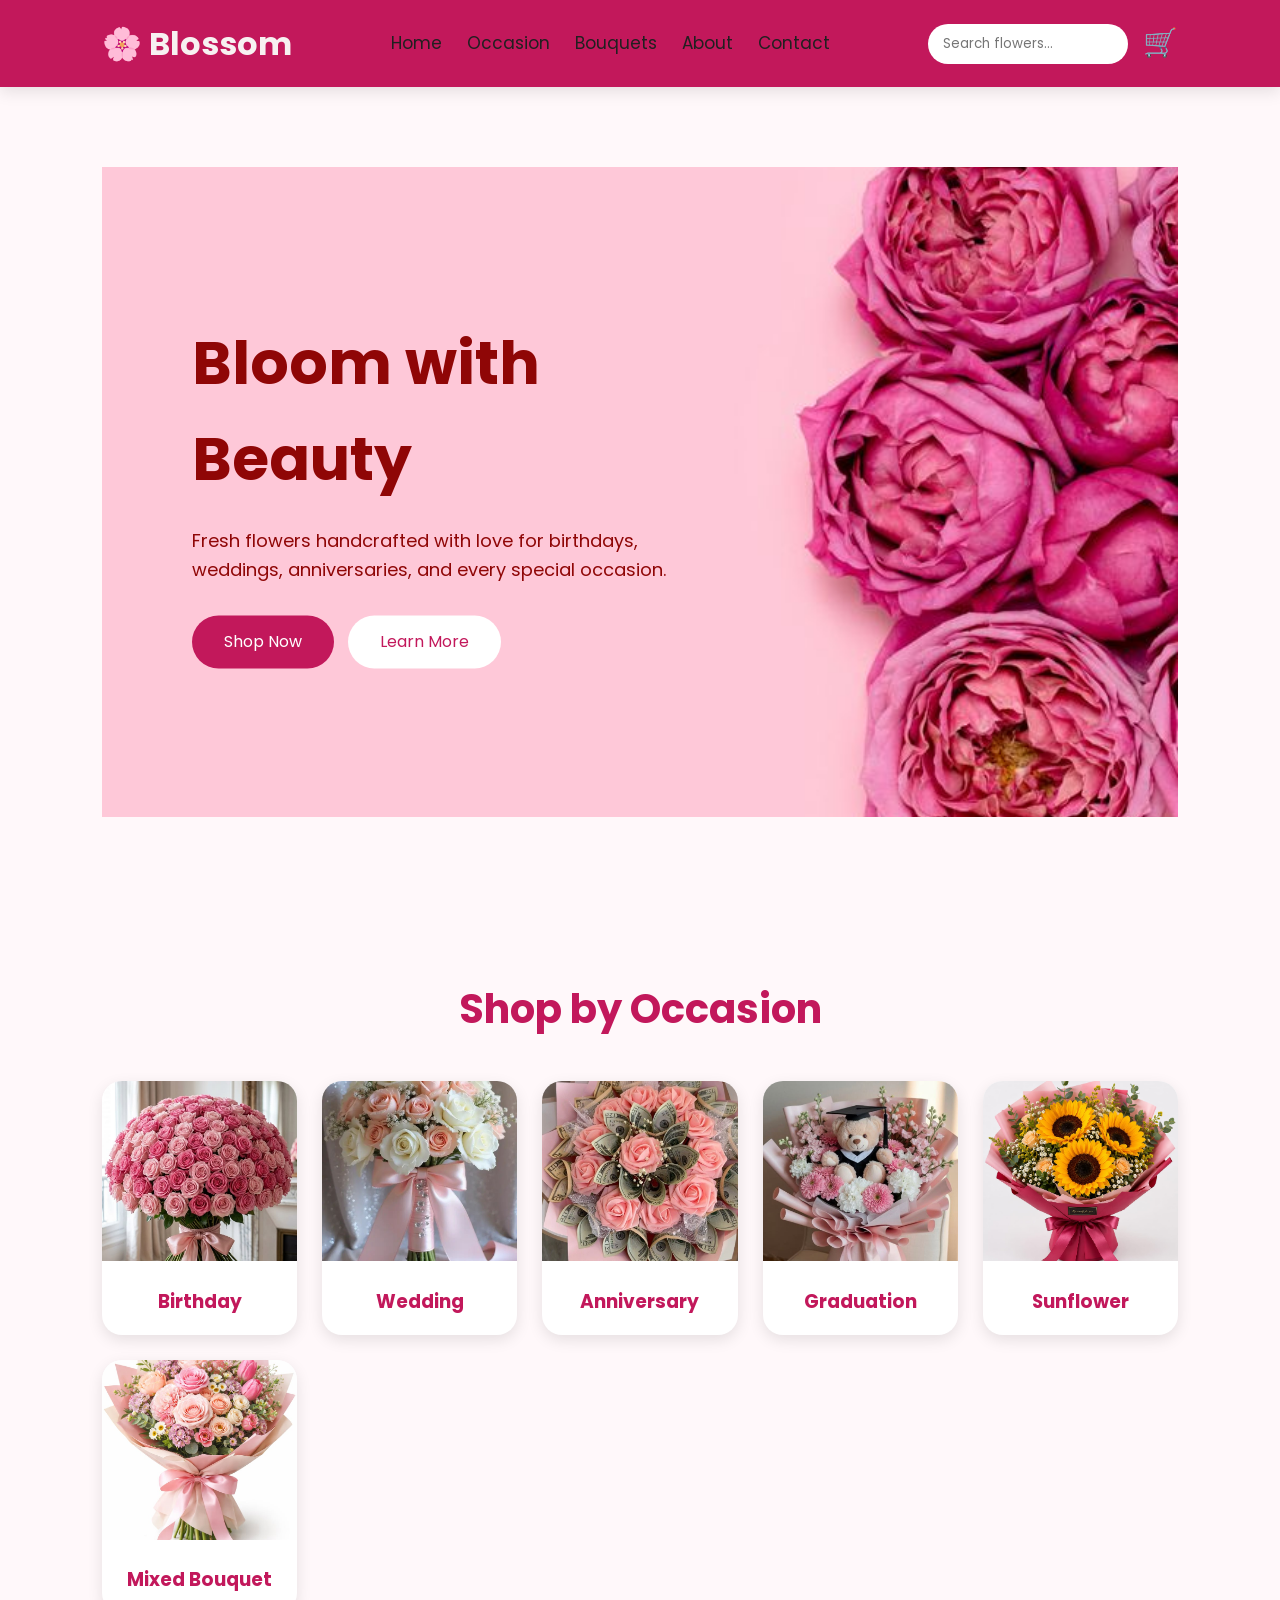
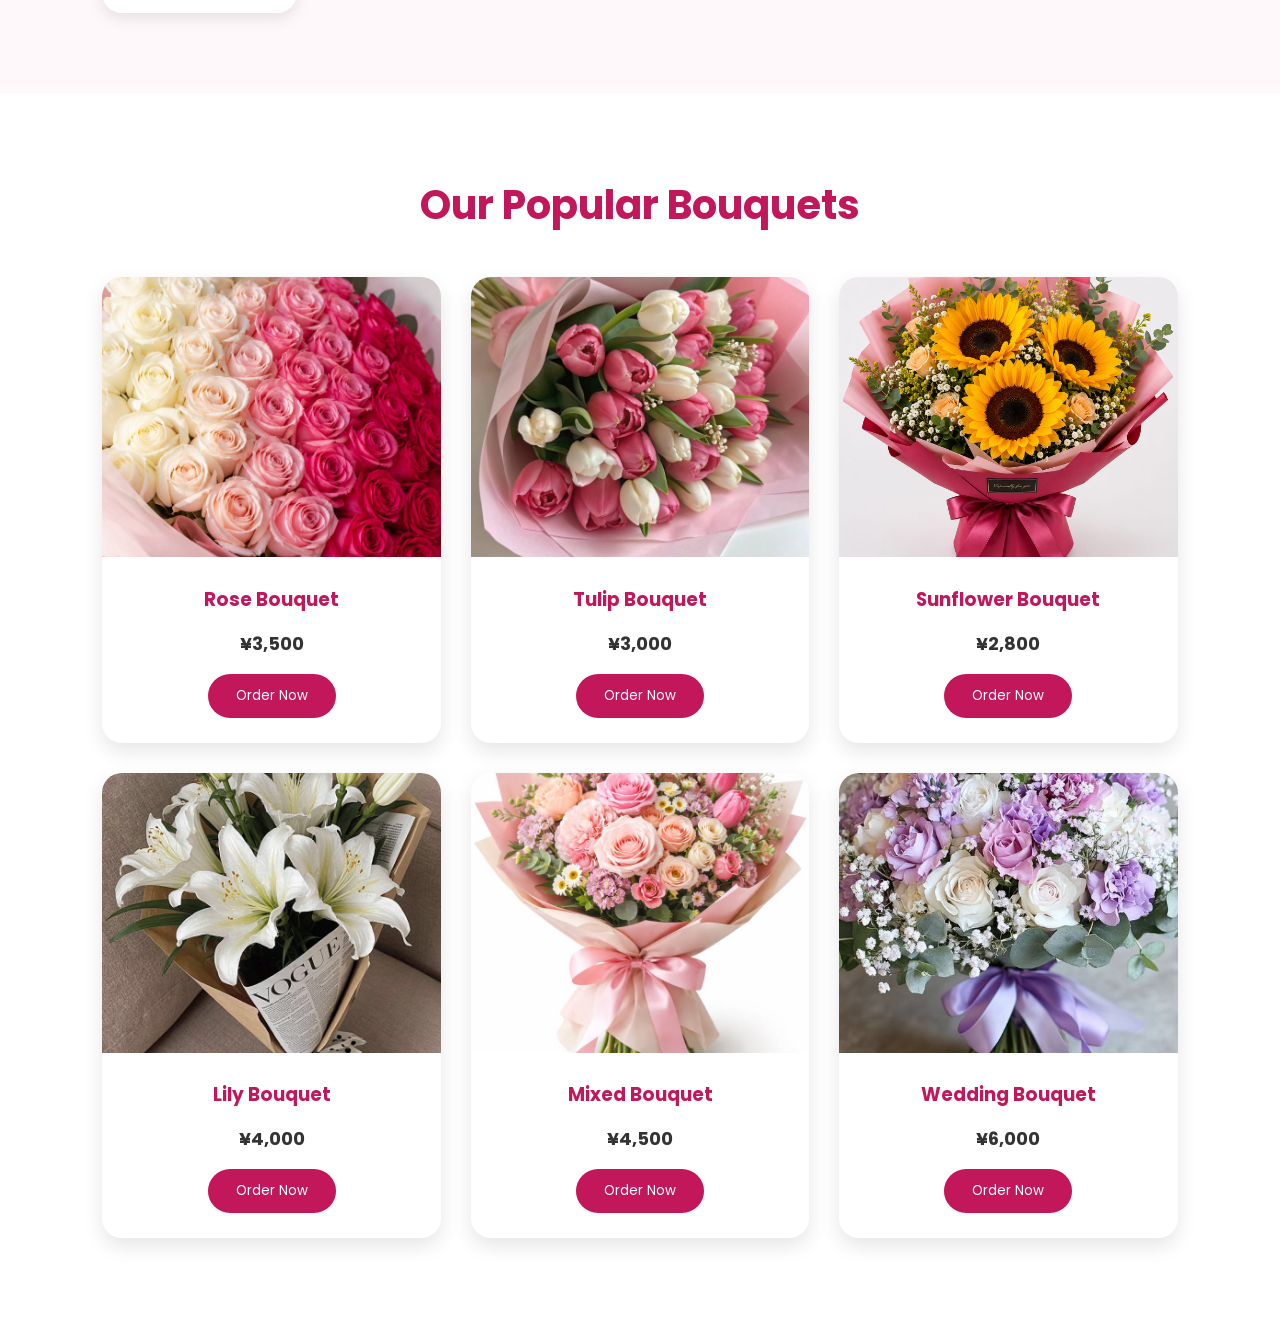
<file: Blossom/index.html>
<!DOCTYPE html>
<html lang="en">

<head>
    <meta charset="UTF-8">
    <meta name="viewport" content="width=device-width, initial-scale=1.0">

    <title>Blossom Flower Shop</title>

    <link rel="icon" href="images/logo.png">
    <link rel="stylesheet" href="style.css">
</head>

<body>

<header>

    <div class="logo">
        <h2>🌸 Blossom</h2>
    </div>

    <nav>
        <a href="index.html">Home</a>
        <a href="occasion.html">Occasion</a>
        <a href="#flowers">Bouquets</a>
        <a href="about.html">About</a>
        <a href="contact.html">Contact</a>
    </nav>

    <div class="header-right">
        <input type="text" placeholder="Search flowers...">
        <span class="cart">🛒</span>
    </div>

</header>

<!-- Hero Section -->

<section class="hero">

    <div class="slide active">
        <img src="images/slide1.jpg" alt="Flower Shop">
    </div>

    <div class="slide">
        <img src="images/slide2.jpg" alt="Flower Shop">
    </div>

    <div class="slide">
        <img src="images/slide3.jpg" alt="Flower Shop">
    </div>

    <div class="hero-text">

        <h1>Bloom with Beauty</h1>

        <p>
            Fresh flowers handcrafted with love for birthdays,
            weddings, anniversaries, and every special occasion.
        </p>

        <a href="#flowers" class="btn1">Shop Now</a>

        <a href="about.html" class="btn2">Learn More</a>

    </div>

</section>

<!-- Shop by Occasion -->

<section class="occasion" id="occasion">

    <h2>Shop by Occasion</h2>

    <div class="occasion-box">

        <div class="item">
            <img src="images/birthday.jpg" alt="Birthday Flowers">
            <h3>Birthday</h3>
        </div>

        <div class="item">
            <img src="images/wedding.jpg" alt="Wedding Flowers">
            <h3>Wedding</h3>
        </div>

        <div class="item">
            <img src="images/anniversary.jpg" alt="Anniversary Flowers">
            <h3>Anniversary</h3>
        </div>

        <div class="item">
            <img src="images/graduation.jpg" alt="Graduation Flowers">
            <h3>Graduation</h3>
        </div>

        <div class="item">
            <img src="images/sunflower.jpg" alt="Sunflower Bouquet">
            <h3>Sunflower</h3>
        </div>

        <div class="item">
            <img src="images/mixed-bouquet.jpg" alt="Mixed Bouquet">
            <h3>Mixed Bouquet</h3>
        </div>

    </div>

</section>

<!-- Popular Bouquets -->

<section class="flowers" id="flowers">

    <h2>Our Popular Bouquets</h2>

    <div class="cards">

        <div class="card">
            <img src="images/rose.jpg" alt="Rose Bouquet">
            <h3>Rose Bouquet</h3>
            <p>¥3,500</p>
            <button>Order Now</button>
        </div>

        <div class="card">
            <img src="images/tulip.jpg" alt="Tulip Bouquet">
            <h3>Tulip Bouquet</h3>
            <p>¥3,000</p>
            <button>Order Now</button>
        </div>

        <div class="card">
            <img src="images/sunflower.jpg" alt="Sunflower Bouquet">
            <h3>Sunflower Bouquet</h3>
            <p>¥2,800</p>
            <button>Order Now</button>
        </div>

        <div class="card">
            <img src="images/lily.jpg" alt="Lily Bouquet">
            <h3>Lily Bouquet</h3>
            <p>¥4,000</p>
            <button>Order Now</button>
        </div>

        <div class="card">
            <img src="images/mixed-bouquet.jpg" alt="Mixed Bouquet">
            <h3>Mixed Bouquet</h3>
            <p>¥4,500</p>
            <button>Order Now</button>
        </div>

        <div class="card">
            <img src="images/wedding-bouquet.jpg" alt="Wedding Bouquet">
            <h3>Wedding Bouquet</h3>
            <p>¥6,000</p>
            <button>Order Now</button>
        </div>

    </div>

</section>
<script src="script.js"></script>
</body>
</html>
</file>
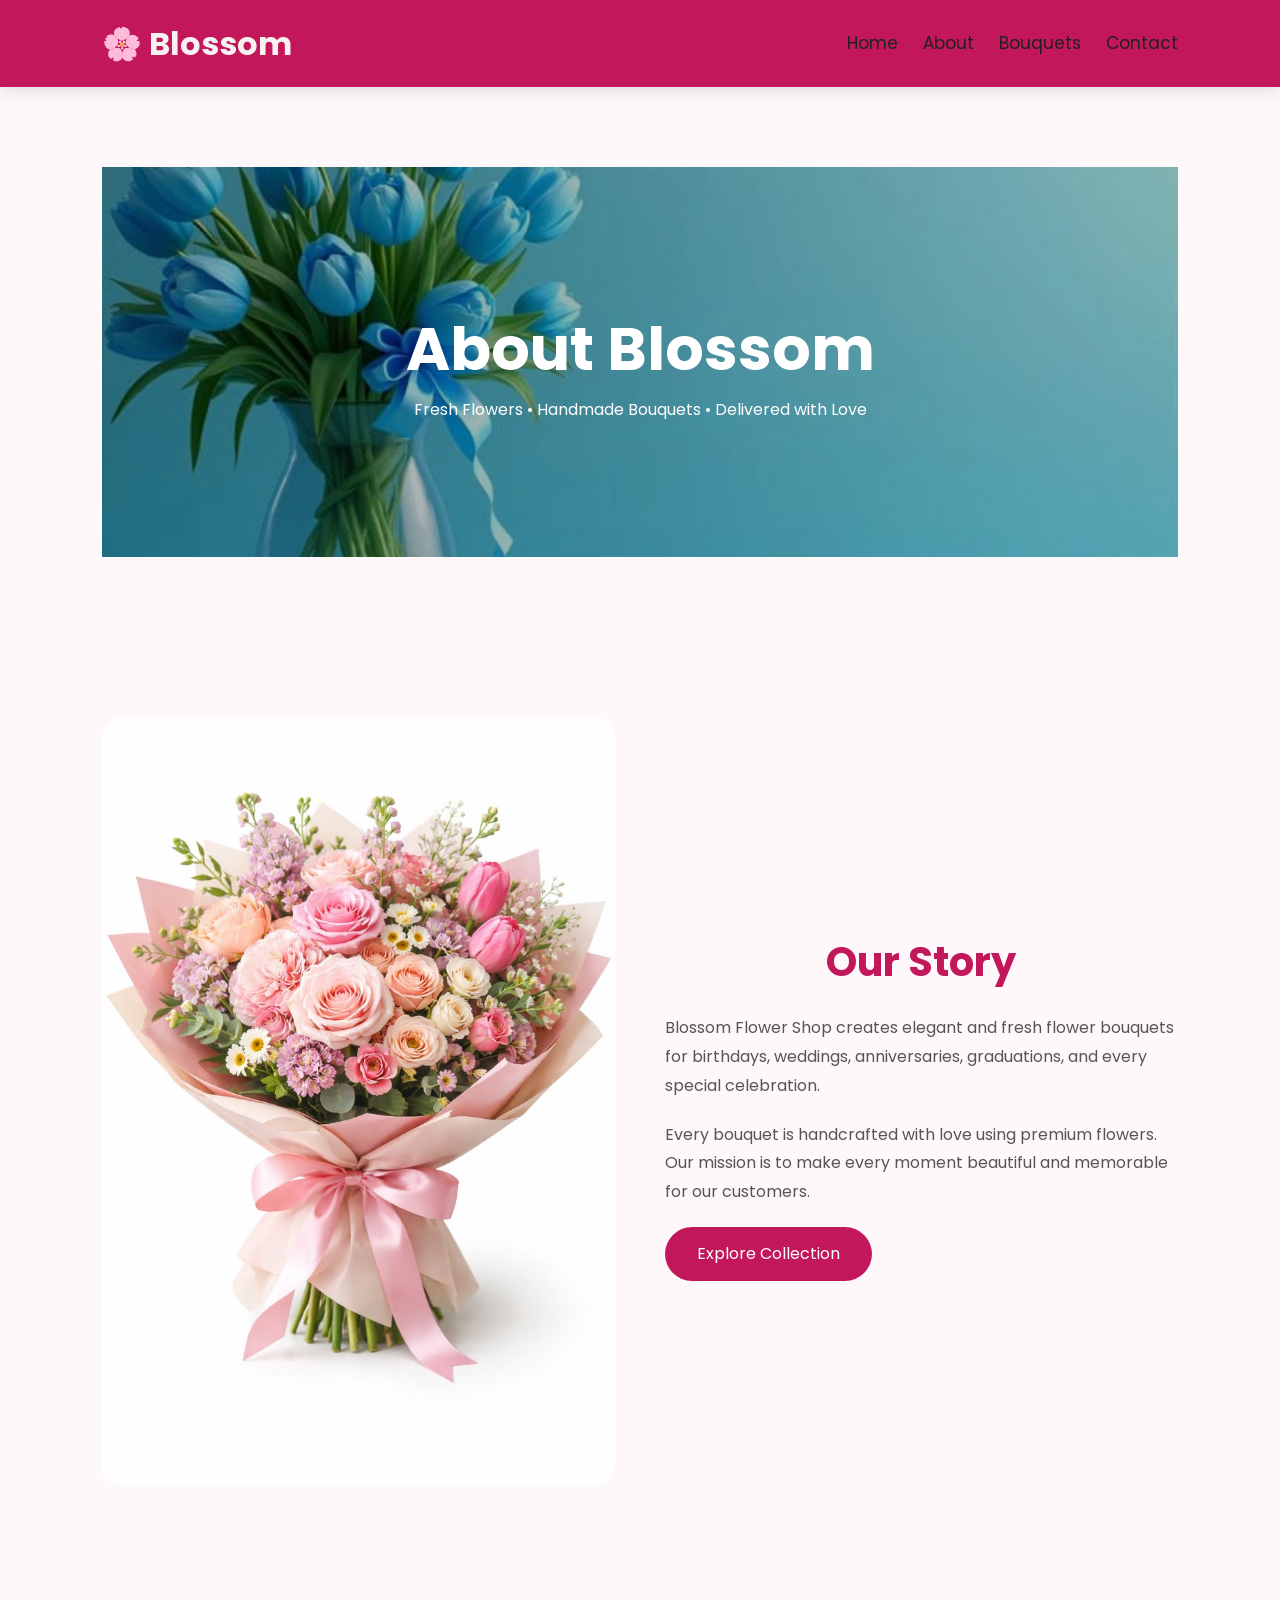
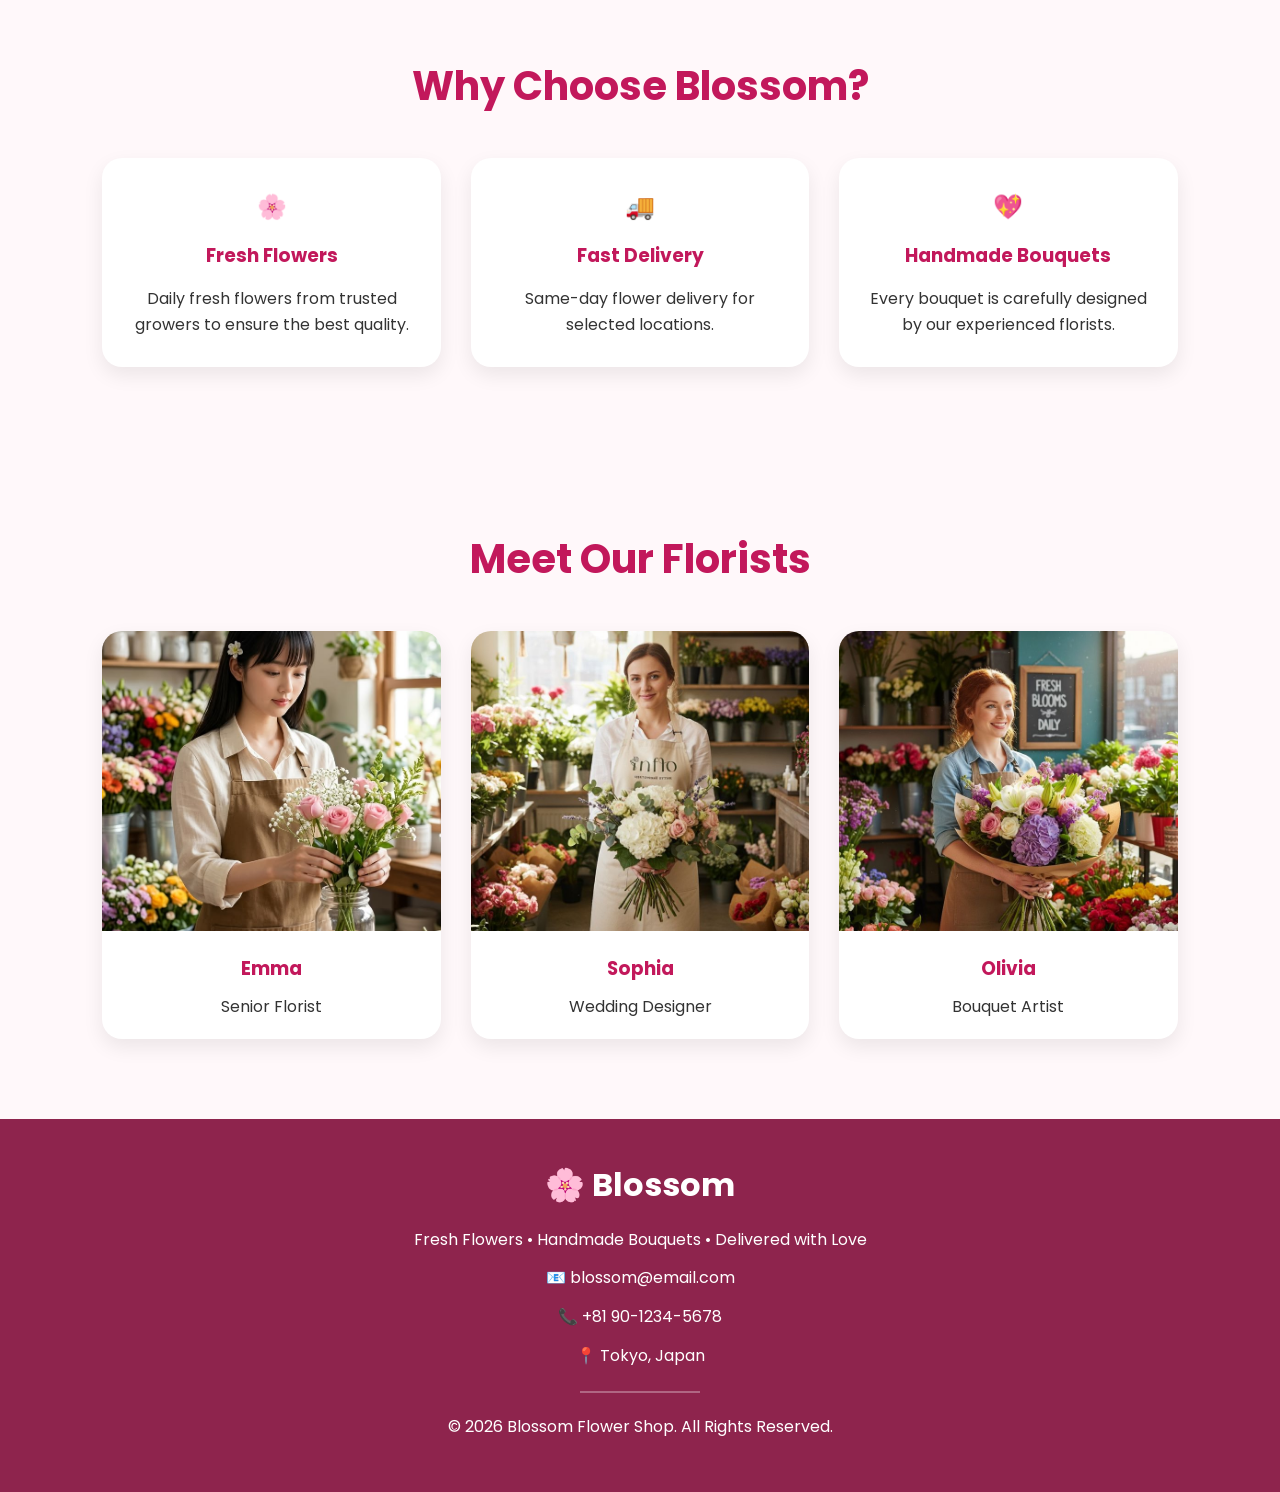
<file: Blossom/about.html>
<!DOCTYPE html>
<html lang="en">

<head>
    <meta charset="UTF-8">
    <meta name="viewport" content="width=device-width, initial-scale=1.0">
    <title>About Blossom</title>
    <link rel="stylesheet" href="style.css">
</head>

<body>

<!-- Header -->

<header>

    <div class="logo">
        <h2>🌸 Blossom</h2>
    </div>

    <nav>
        <a href="index.html">Home</a>
        <a href="about.html">About</a>
        <a href="index.html#flowers">Bouquets</a>
        <a href="contact.html">Contact</a>
    </nav>

</header>

<!-- Banner -->

<section class="page-banner">

    <img src="images/about-banner.jpg" alt="Blossom Flower Shop Banner">

    <div class="banner-text">
        <h1>About Blossom</h1>
        <p>Fresh Flowers • Handmade Bouquets • Delivered with Love</p>
    </div>

</section>

<!-- Our Story -->

<section class="about-story">

    <div class="story-image">
        <img src="images/mixed-bouquet.jpg" alt="Beautiful Flower Bouquet">
    </div>

    <div class="story-text">

        <h2>Our Story</h2>

        <p>
            Blossom Flower Shop creates elegant and fresh flower bouquets
            for birthdays, weddings, anniversaries, graduations, and every
            special celebration.
        </p>

        <p>
            Every bouquet is handcrafted with love using premium flowers.
            Our mission is to make every moment beautiful and memorable for
            our customers.
        </p>

        <a href="index.html#flowers" class="btn1">Explore Collection</a>

    </div>

</section>

<!-- Why Choose Us -->

<section class="why">

    <h2>Why Choose Blossom?</h2>

    <div class="why-box">

        <div class="why-card">
            <h1>🌸</h1>
            <h3>Fresh Flowers</h3>
            <p>Daily fresh flowers from trusted growers to ensure the best quality.</p>
        </div>

        <div class="why-card">
            <h1>🚚</h1>
            <h3>Fast Delivery</h3>
            <p>Same-day flower delivery for selected locations.</p>
        </div>

        <div class="why-card">
            <h1>💖</h1>
            <h3>Handmade Bouquets</h3>
            <p>Every bouquet is carefully designed by our experienced florists.</p>
        </div>

    </div>

</section>

<!-- Our Team -->

<section class="team">

    <h2>Meet Our Florists</h2>

    <div class="team-box">

        <div class="member">
            <img src="images/team1.jpg" alt="Emma - Senior Florist">
            <h3>Emma</h3>
            <p>Senior Florist</p>
        </div>

        <div class="member">
            <img src="images/team2.jpg" alt="Sophia - Wedding Designer">
            <h3>Sophia</h3>
            <p>Wedding Designer</p>
        </div>

        <div class="member">
            <img src="images/team3.jpg" alt="Olivia - Bouquet Artist">
            <h3>Olivia</h3>
            <p>Bouquet Artist</p>
        </div>

    </div>

</section>

<!-- Footer -->

<footer>

    <div class="footer-content">

        <h2>🌸 Blossom</h2>

        <p>Fresh Flowers • Handmade Bouquets • Delivered with Love</p>

        <p>📧 blossom@email.com</p>

        <p>📞 +81 90-1234-5678</p>

        <p>📍 Tokyo, Japan</p>

        <hr>

        <p>© 2026 Blossom Flower Shop. All Rights Reserved.</p>

    </div>

</footer>

</body>

</html>
</file>
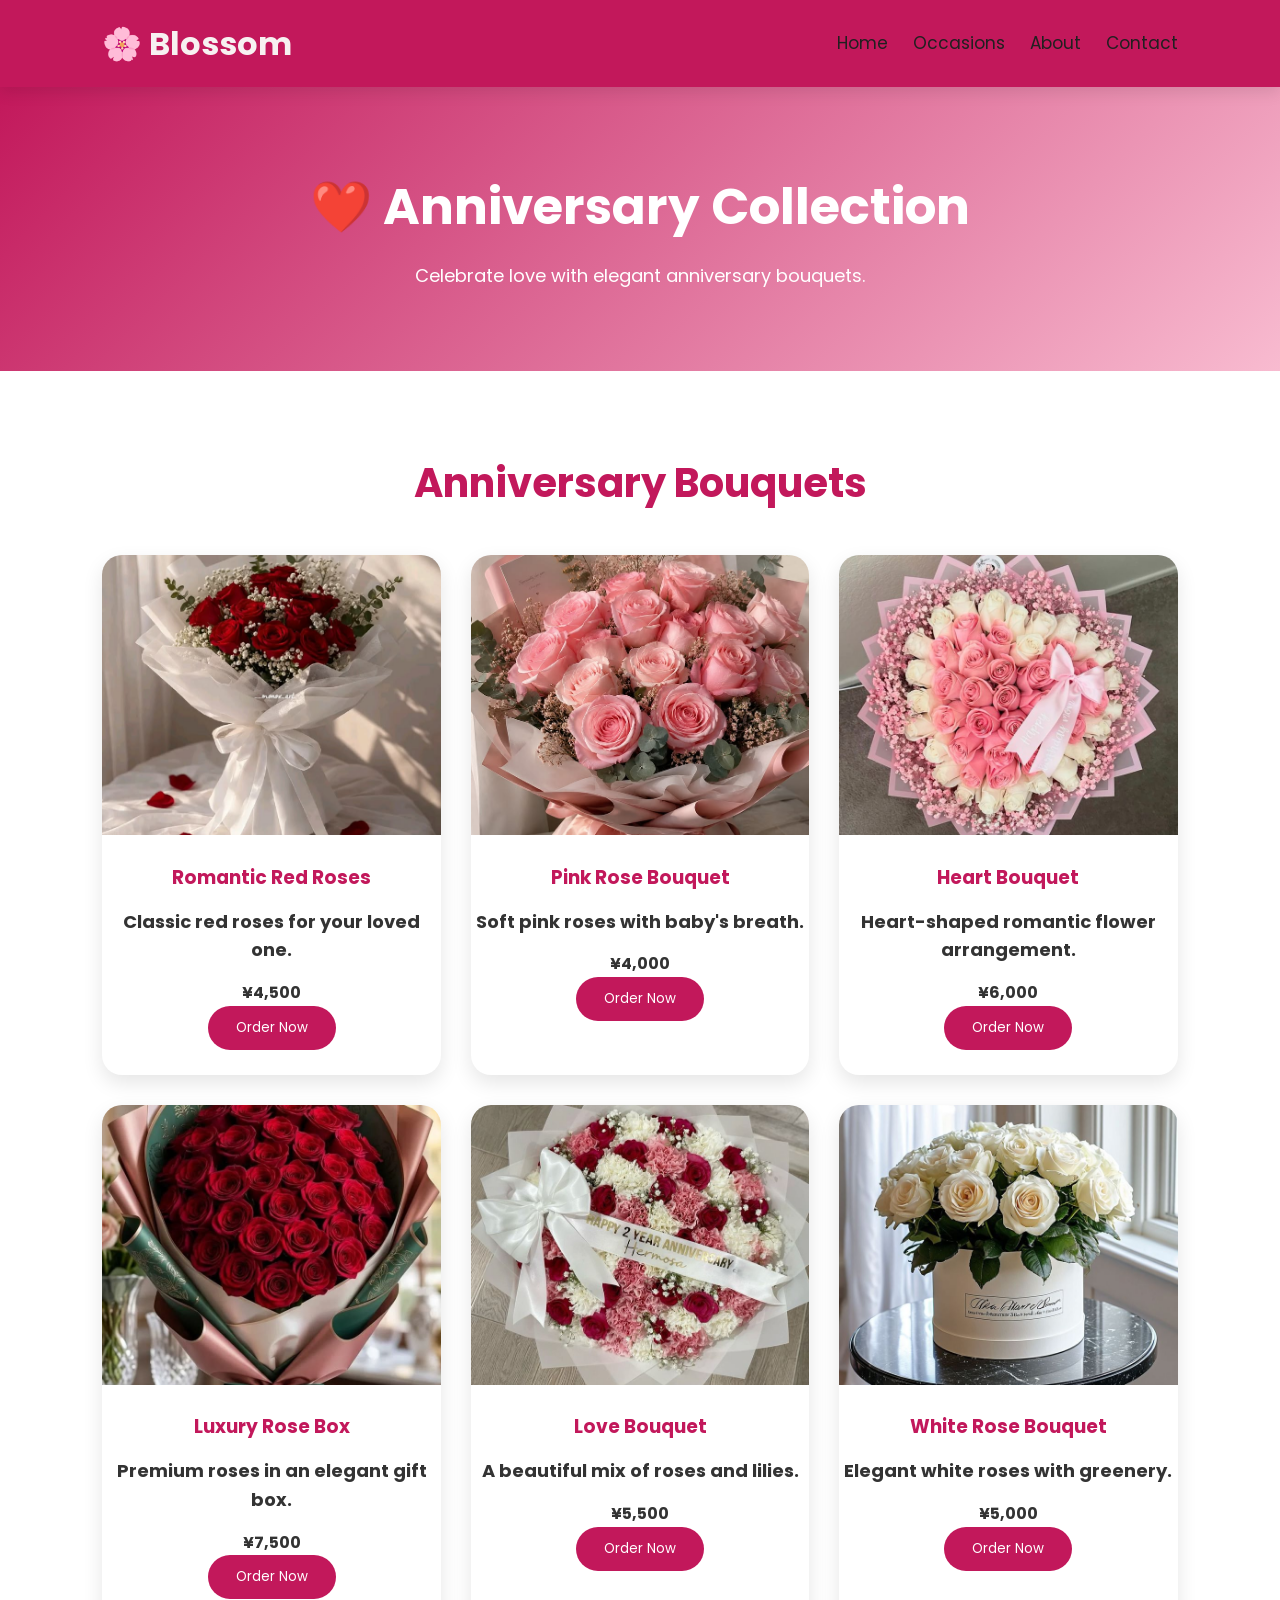
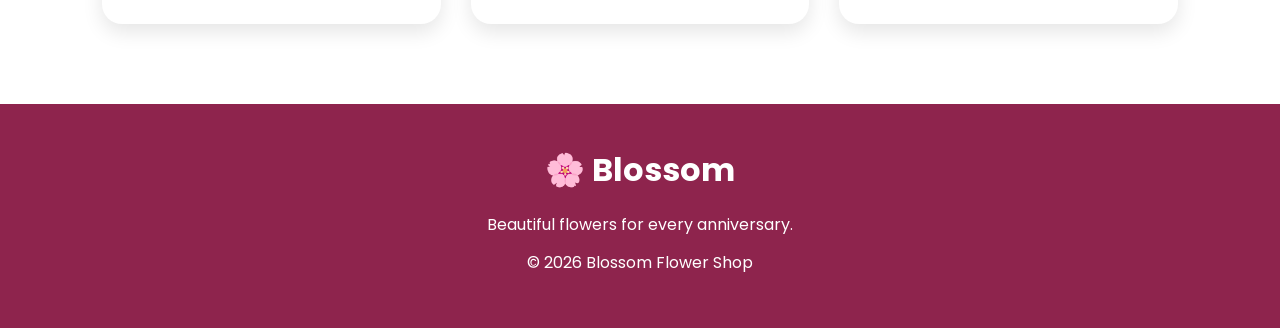
<file: Blossom/anniversary.html>
<!DOCTYPE html>
<html lang="en">

<head>
    <meta charset="UTF-8">
    <meta name="viewport" content="width=device-width, initial-scale=1.0">
    <title>Anniversary Flowers | Blossom</title>

    <link rel="stylesheet" href="style.css">
</head>

<body>

<header>

    <div class="logo">
        <h2>🌸 Blossom</h2>
    </div>

    <nav>
        <a href="index.html">Home</a>
        <a href="occasion.html">Occasions</a>
        <a href="about.html">About</a>
        <a href="contact.html">Contact</a>
    </nav>

</header>

<section class="occasion-banner">

    <h1>❤️ Anniversary Collection</h1>

    <p>Celebrate love with elegant anniversary bouquets.</p>

</section>

<section class="flowers">

<h2>Anniversary Bouquets</h2>

<div class="cards">

<div class="card">
<img src="images/anniversary1.jpg" alt="Red Roses">
<h3>Romantic Red Roses</h3>
<p>Classic red roses for your loved one.</p>
<h4>¥4,500</h4>
<button>Order Now</button>
</div>

<div class="card">
<img src="images/anniversary2.jpg" alt="Pink Roses">
<h3>Pink Rose Bouquet</h3>
<p>Soft pink roses with baby's breath.</p>
<h4>¥4,000</h4>
<button>Order Now</button>
</div>

<div class="card">
<img src="images/anniversary3.jpg" alt="Heart Bouquet">
<h3>Heart Bouquet</h3>
<p>Heart-shaped romantic flower arrangement.</p>
<h4>¥6,000</h4>
<button>Order Now</button>
</div>

<div class="card">
<img src="images/anniversary4.jpg" alt="Luxury Roses">
<h3>Luxury Rose Box</h3>
<p>Premium roses in an elegant gift box.</p>
<h4>¥7,500</h4>
<button>Order Now</button>
</div>

<div class="card">
<img src="images/anniversary5.jpg" alt="Mixed Bouquet">
<h3>Love Bouquet</h3>
<p>A beautiful mix of roses and lilies.</p>
<h4>¥5,500</h4>
<button>Order Now</button>
</div>

<div class="card">
<img src="images/anniversary6.jpg" alt="White Roses">
<h3>White Rose Bouquet</h3>
<p>Elegant white roses with greenery.</p>
<h4>¥5,000</h4>
<button>Order Now</button>
</div>

</div>

</section>

<footer>

<div class="footer-content">

<h2>🌸 Blossom</h2>

<p>Beautiful flowers for every anniversary.</p>

<p>© 2026 Blossom Flower Shop</p>

</div>

</footer>

</body>
</html>
</file>
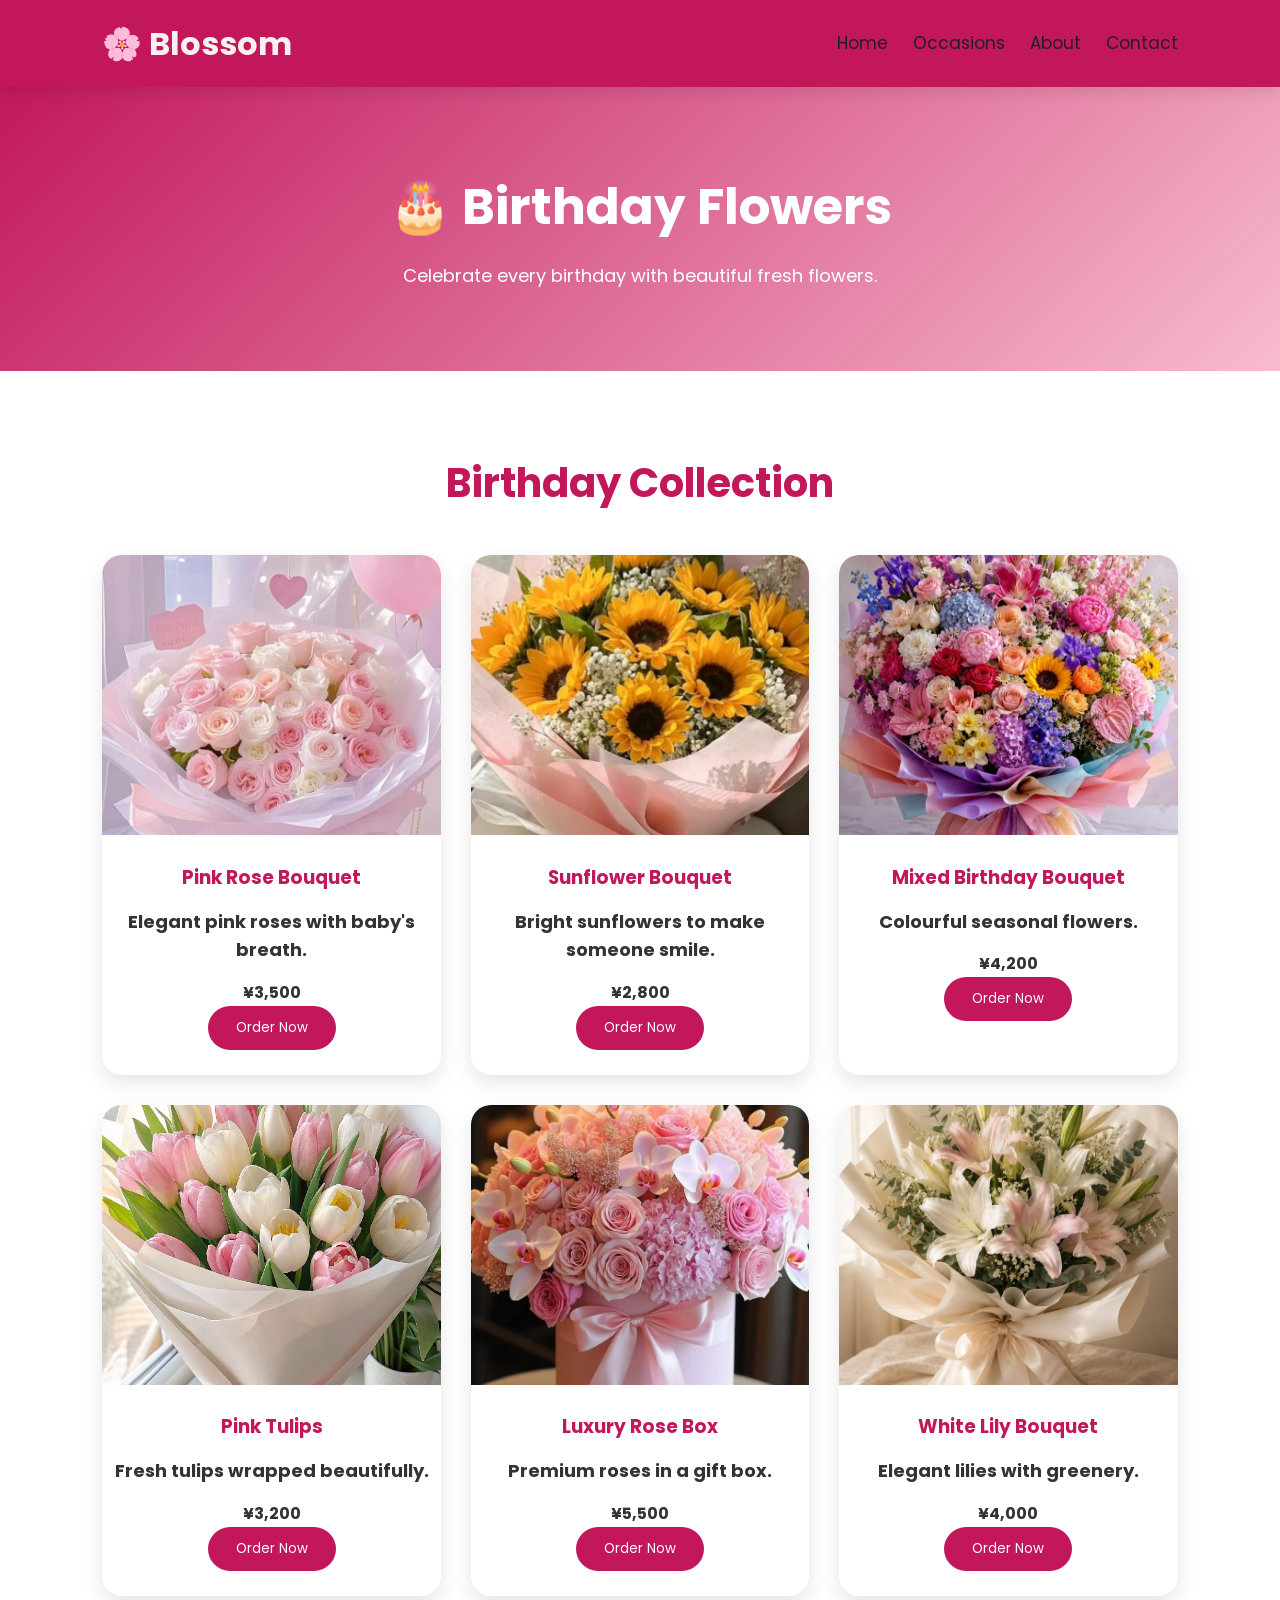
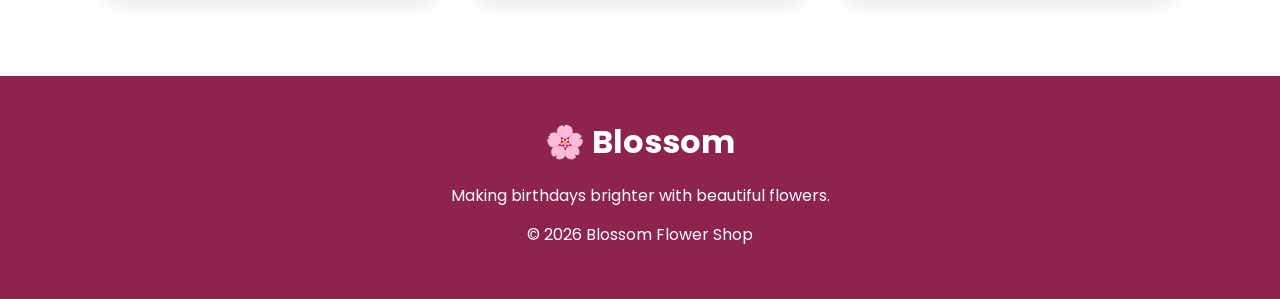
<file: Blossom/birthday.html>
<!DOCTYPE html>
<html lang="en">
<head>
    <meta charset="UTF-8">
    <meta name="viewport" content="width=device-width, initial-scale=1.0">
    <title>Birthday Flowers | Blossom</title>

    <link rel="stylesheet" href="style.css">
</head>

<body>

<header>

    <div class="logo">
        <h2>🌸 Blossom</h2>
    </div>

    <nav>
        <a href="index.html">Home</a>
        <a href="occasion.html">Occasions</a>
        <a href="about.html">About</a>
        <a href="contact.html">Contact</a>
    </nav>

</header>

<!-- Banner -->

<section class="occasion-banner">

    <h1>🎂 Birthday Flowers</h1>

    <p>Celebrate every birthday with beautiful fresh flowers.</p>

</section>

<!-- Products -->

<section class="flowers">

<h2>Birthday Collection</h2>

<div class="cards">

<div class="card">
<img src="images/birthday1.jpg" alt="Pink Rose Bouquet">
<h3>Pink Rose Bouquet</h3>
<p>Elegant pink roses with baby's breath.</p>
<h4>¥3,500</h4>
<button>Order Now</button>
</div>

<div class="card">
<img src="images/birthday2.jpg" alt="Sunflower Bouquet">
<h3>Sunflower Bouquet</h3>
<p>Bright sunflowers to make someone smile.</p>
<h4>¥2,800</h4>
<button>Order Now</button>
</div>

<div class="card">
<img src="images/birthday3.jpg" alt="Mixed Bouquet">
<h3>Mixed Birthday Bouquet</h3>
<p>Colourful seasonal flowers.</p>
<h4>¥4,200</h4>
<button>Order Now</button>
</div>

<div class="card">
<img src="images/birthday4.jpg" alt="Tulip Bouquet">
<h3>Pink Tulips</h3>
<p>Fresh tulips wrapped beautifully.</p>
<h4>¥3,200</h4>
<button>Order Now</button>
</div>

<div class="card">
<img src="images/birthday5.jpg" alt="Rose Box">
<h3>Luxury Rose Box</h3>
<p>Premium roses in a gift box.</p>
<h4>¥5,500</h4>
<button>Order Now</button>
</div>

<div class="card">
<img src="images/birthday6.jpg" alt="Lily Bouquet">
<h3>White Lily Bouquet</h3>
<p>Elegant lilies with greenery.</p>
<h4>¥4,000</h4>
<button>Order Now</button>
</div>

</div>

</section>

<footer>

<div class="footer-content">

<h2>🌸 Blossom</h2>

<p>Making birthdays brighter with beautiful flowers.</p>

<p>© 2026 Blossom Flower Shop</p>

</div>

</footer>

</body>
</html>
</file>
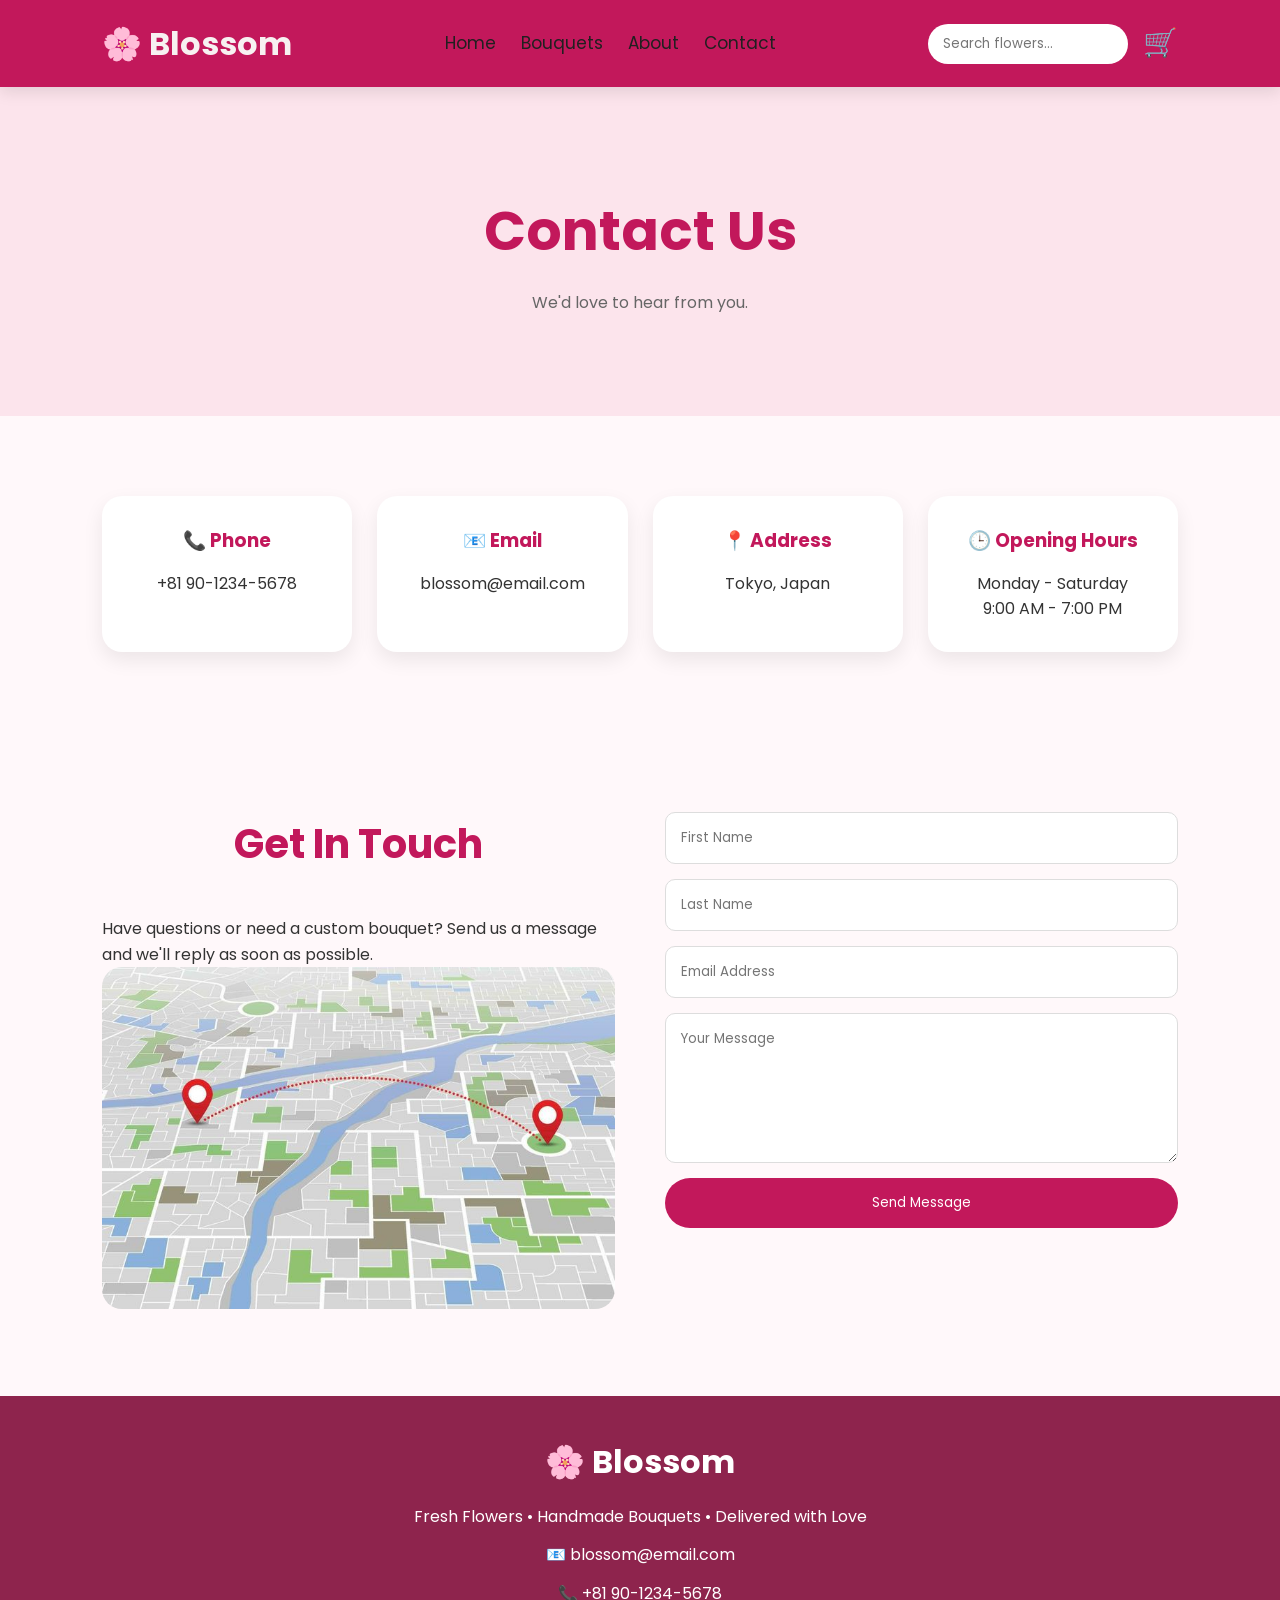
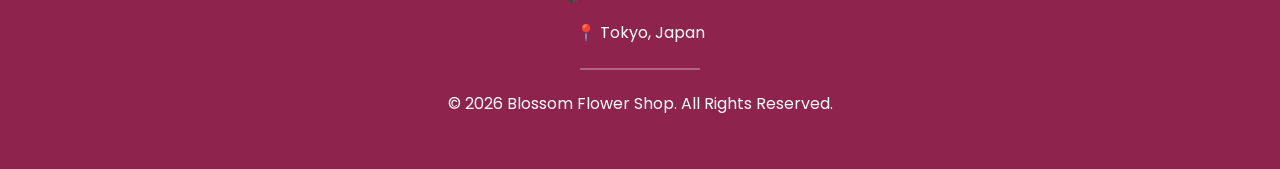
<file: Blossom/contact.html>
<!DOCTYPE html>
<html lang="en">

<head>
    <meta charset="UTF-8">
    <meta name="viewport" content="width=device-width, initial-scale=1.0">
    <title>Contact | Blossom</title>
    <link rel="stylesheet" href="style.css">
</head>

<body>

<!-- Header -->

<header>

    <div class="logo">
        <h2>🌸 Blossom</h2>
    </div>

    <nav>
        <a href="index.html">Home</a>
        <a href="index.html#flowers">Bouquets</a>
        <a href="about.html">About</a>
        <a href="contact.html">Contact</a>
    </nav>

    <div class="header-right">
        <input type="text" placeholder="Search flowers...">
        <span class="cart">🛒</span>
    </div>

</header>

<!-- Contact Banner -->

<section class="contact-banner">

    <div class="contact-title">
        <h1>Contact Us</h1>
        <p>We'd love to hear from you.</p>
    </div>

</section>

<!-- Contact Information -->

<section class="contact-info">

    <div class="info-card">
        <h3>📞 Phone</h3>
        <p>+81 90-1234-5678</p>
    </div>

    <div class="info-card">
        <h3>📧 Email</h3>
        <p>blossom@email.com</p>
    </div>

    <div class="info-card">
        <h3>📍 Address</h3>
        <p>Tokyo, Japan</p>
    </div>

    <div class="info-card">
        <h3>🕒 Opening Hours</h3>
        <p>Monday - Saturday</p>
        <p>9:00 AM - 7:00 PM</p>
    </div>

</section>

<!-- Contact Form -->

<section class="contact-form">

    <div class="form-left">

        <h2>Get In Touch</h2>

        <p>
            Have questions or need a custom bouquet?
            Send us a message and we'll reply as soon as possible.
        </p>

        <img src="images/map.jpg" alt="Map">

    </div>

    <div class="form-right">

        <form>

            <input type="text" placeholder="First Name" required>

            <input type="text" placeholder="Last Name" required>

            <input type="email" placeholder="Email Address" required>

            <textarea placeholder="Your Message" rows="6" required></textarea>

            <button type="submit">Send Message</button>

        </form>

    </div>

</section>

<!-- Footer -->

<footer>

    <div class="footer-content">

        <h2>🌸 Blossom</h2>

        <p>Fresh Flowers • Handmade Bouquets • Delivered with Love</p>

        <p>📧 blossom@email.com</p>

        <p>📞 +81 90-1234-5678</p>

        <p>📍 Tokyo, Japan</p>

        <hr>

        <p>© 2026 Blossom Flower Shop. All Rights Reserved.</p>

    </div>

</footer>

</body>

</html>
</file>
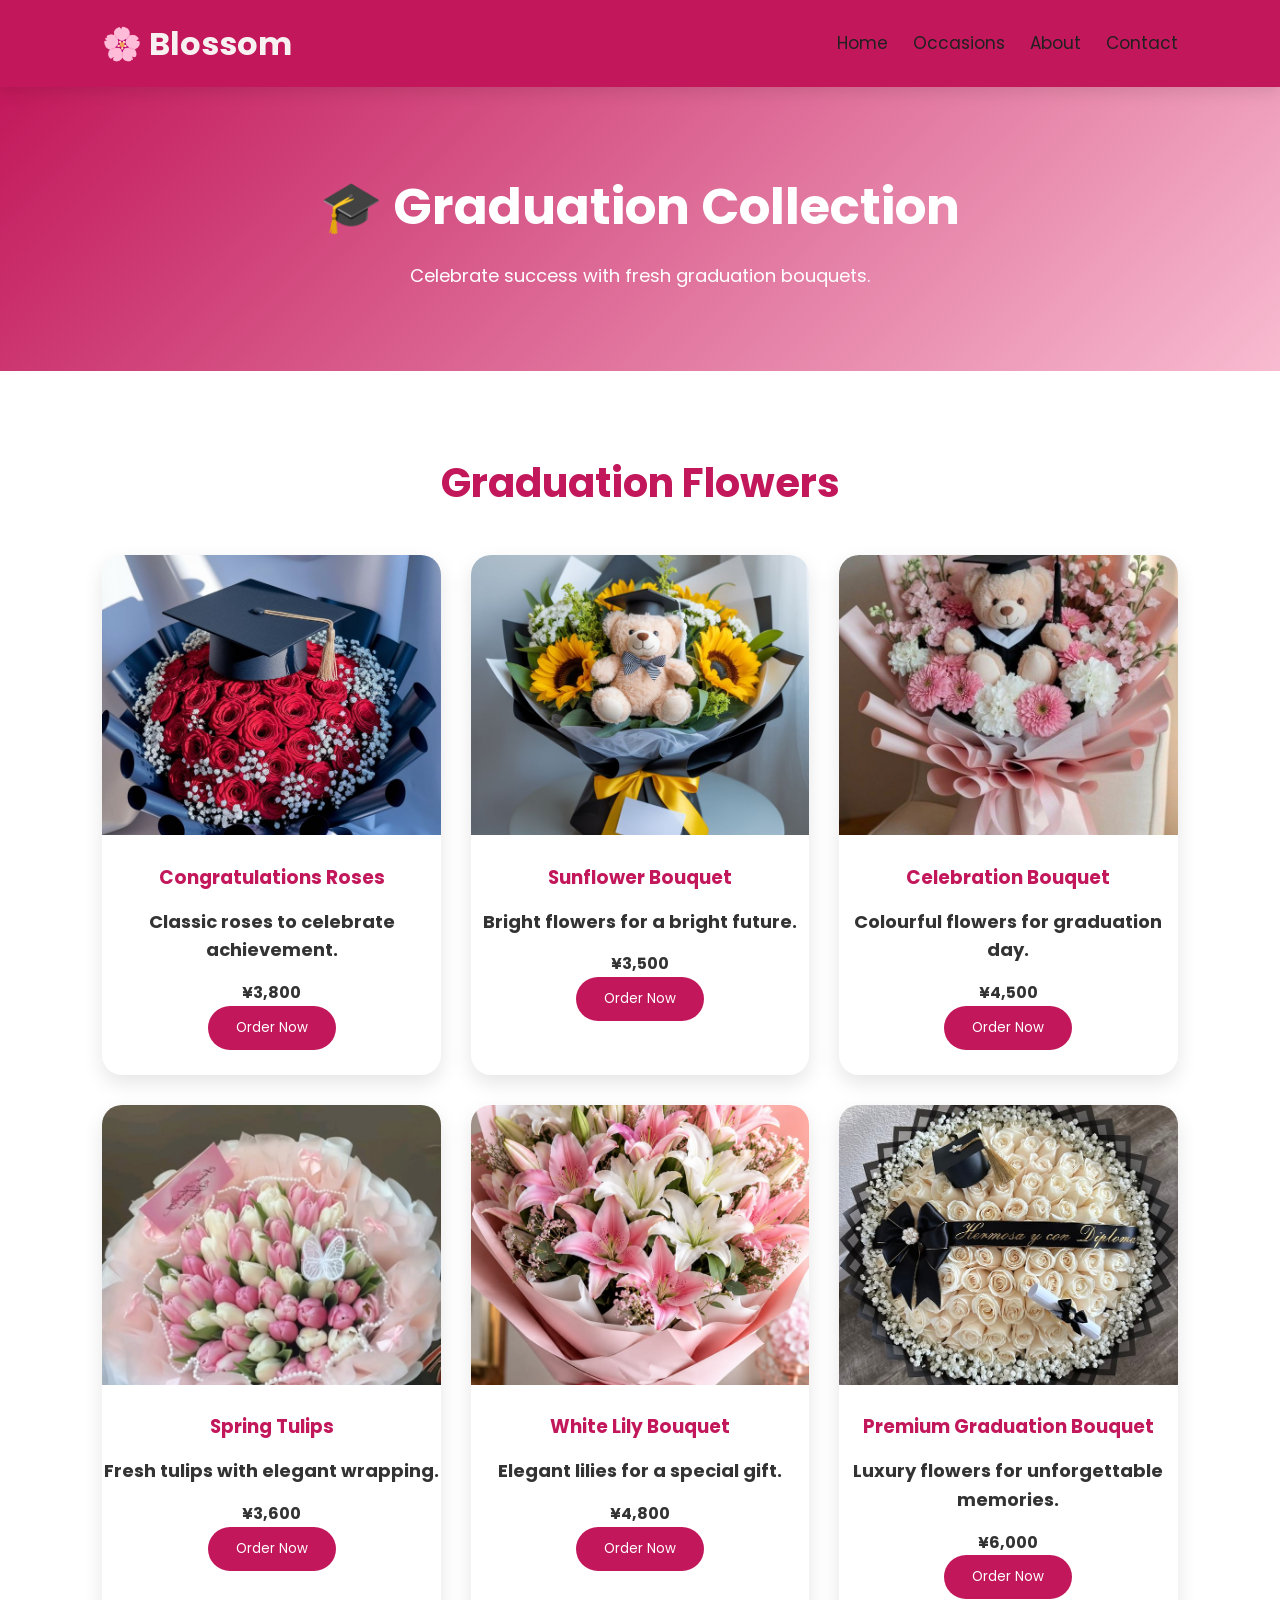
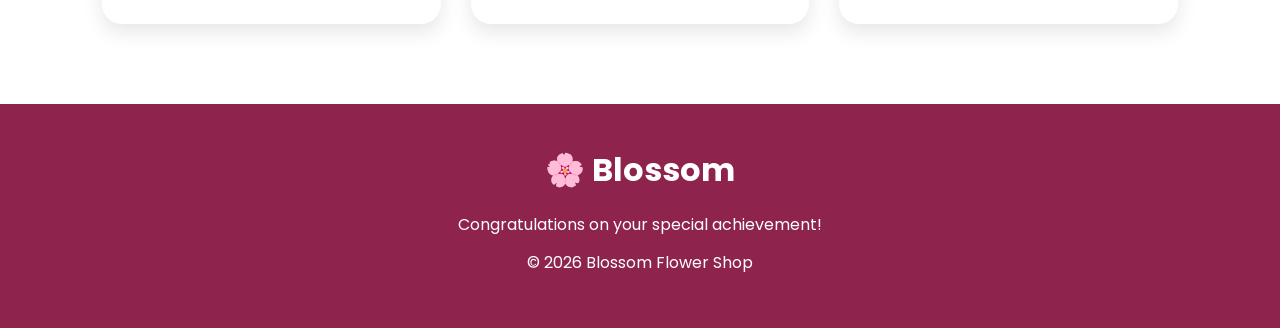
<file: Blossom/graduation.html>
<!DOCTYPE html>
<html lang="en">

<head>
    <meta charset="UTF-8">
    <meta name="viewport" content="width=device-width, initial-scale=1.0">
    <title>Graduation Flowers | Blossom</title>

    <link rel="stylesheet" href="style.css">
</head>

<body>

<header>

    <div class="logo">
        <h2>🌸 Blossom</h2>
    </div>

    <nav>
        <a href="index.html">Home</a>
        <a href="occasion.html">Occasions</a>
        <a href="about.html">About</a>
        <a href="contact.html">Contact</a>
    </nav>

</header>

<section class="occasion-banner">

    <h1>🎓 Graduation Collection</h1>

    <p>Celebrate success with fresh graduation bouquets.</p>

</section>

<section class="flowers">

<h2>Graduation Flowers</h2>

<div class="cards">

<div class="card">
<img src="images/graduation1.jpg" alt="Rose Bouquet">
<h3>Congratulations Roses</h3>
<p>Classic roses to celebrate achievement.</p>
<h4>¥3,800</h4>
<button>Order Now</button>
</div>

<div class="card">
<img src="images/graduation2.jpg" alt="Sunflower Bouquet">
<h3>Sunflower Bouquet</h3>
<p>Bright flowers for a bright future.</p>
<h4>¥3,500</h4>
<button>Order Now</button>
</div>

<div class="card">
<img src="images/graduation3.jpg" alt="Mixed Bouquet">
<h3>Celebration Bouquet</h3>
<p>Colourful flowers for graduation day.</p>
<h4>¥4,500</h4>
<button>Order Now</button>
</div>

<div class="card">
<img src="images/graduation4.jpg" alt="Tulips">
<h3>Spring Tulips</h3>
<p>Fresh tulips with elegant wrapping.</p>
<h4>¥3,600</h4>
<button>Order Now</button>
</div>

<div class="card">
<img src="images/graduation5.jpg" alt="Lilies">
<h3>White Lily Bouquet</h3>
<p>Elegant lilies for a special gift.</p>
<h4>¥4,800</h4>
<button>Order Now</button>
</div>

<div class="card">
<img src="images/graduation6.jpg" alt="Luxury Bouquet">
<h3>Premium Graduation Bouquet</h3>
<p>Luxury flowers for unforgettable memories.</p>
<h4>¥6,000</h4>
<button>Order Now</button>
</div>

</div>

</section>

<footer>

<div class="footer-content">

<h2>🌸 Blossom</h2>

<p>Congratulations on your special achievement!</p>

<p>© 2026 Blossom Flower Shop</p>

</div>

</footer>

</body>
</html>
</file>
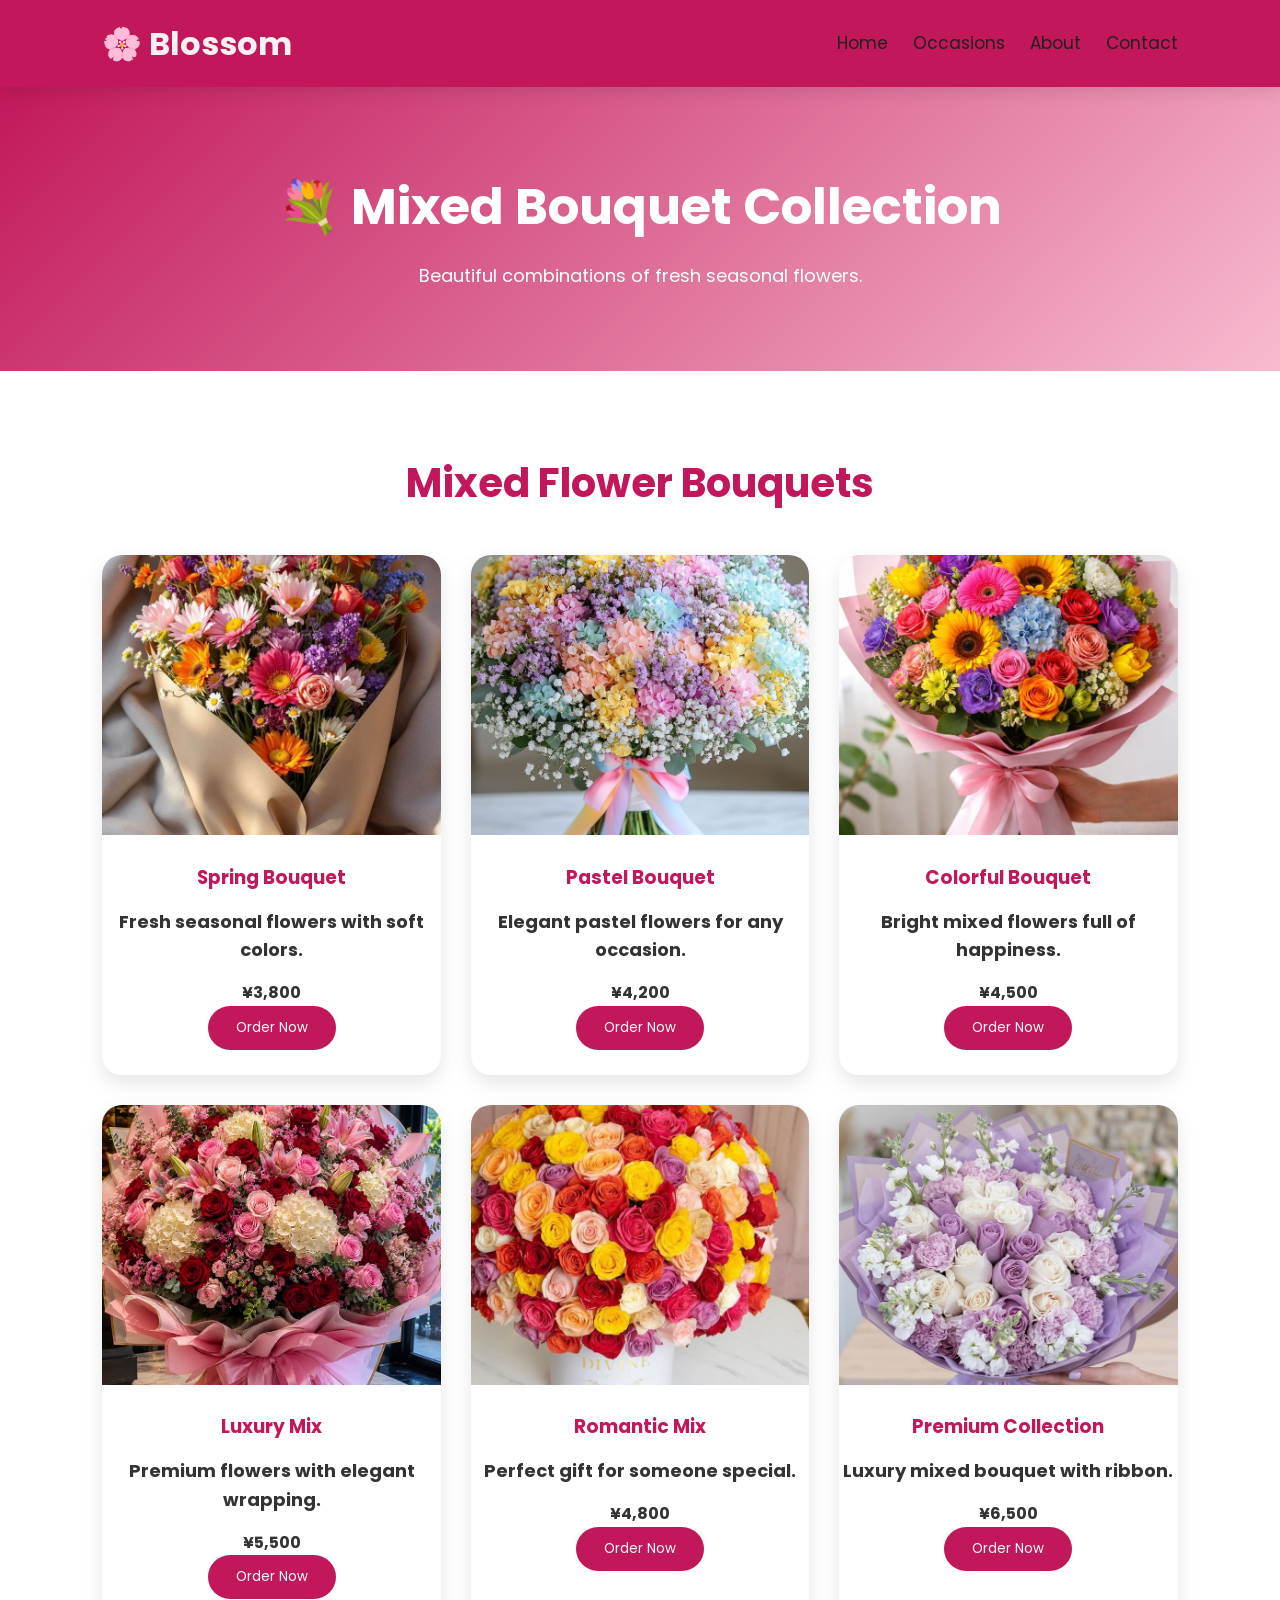
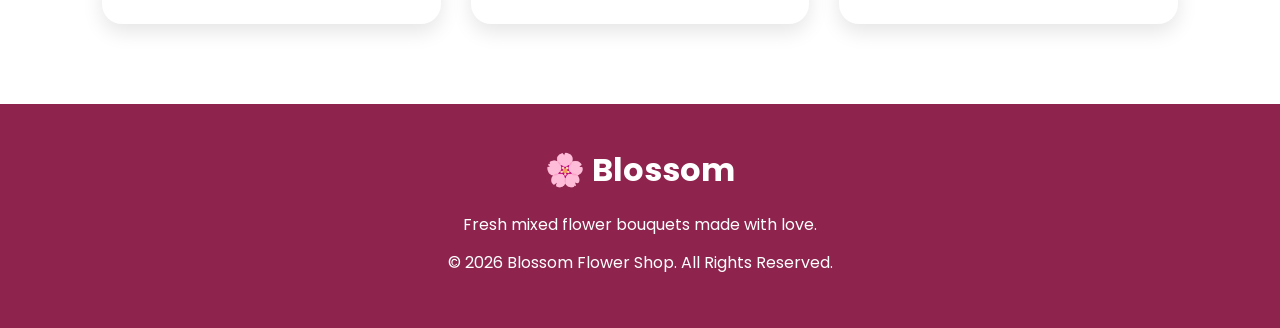
<file: Blossom/mixed.html>
<!DOCTYPE html>
<html lang="en">

<head>
    <meta charset="UTF-8">
    <meta name="viewport" content="width=device-width, initial-scale=1.0">
    <title>Mixed Bouquet Collection | Blossom</title>

    <link rel="stylesheet" href="style.css">
</head>

<body>

<header>

    <div class="logo">
        <h2>🌸 Blossom</h2>
    </div>

    <nav>
        <a href="index.html">Home</a>
        <a href="occasion.html">Occasions</a>
        <a href="about.html">About</a>
        <a href="contact.html">Contact</a>
    </nav>

</header>

<section class="occasion-banner">

    <h1>💐 Mixed Bouquet Collection</h1>

    <p>Beautiful combinations of fresh seasonal flowers.</p>

</section>

<section class="flowers">

    <h2>Mixed Flower Bouquets</h2>

    <div class="cards">

        <div class="card">
            <img src="images/mixed1.jpg" alt="Spring Bouquet">
            <h3>Spring Bouquet</h3>
            <p>Fresh seasonal flowers with soft colors.</p>
            <h4>¥3,800</h4>
            <button>Order Now</button>
        </div>

        <div class="card">
            <img src="images/mixed2.jpg" alt="Pastel Bouquet">
            <h3>Pastel Bouquet</h3>
            <p>Elegant pastel flowers for any occasion.</p>
            <h4>¥4,200</h4>
            <button>Order Now</button>
        </div>

        <div class="card">
            <img src="images/mixed3.jpg" alt="Colorful Bouquet">
            <h3>Colorful Bouquet</h3>
            <p>Bright mixed flowers full of happiness.</p>
            <h4>¥4,500</h4>
            <button>Order Now</button>
        </div>

        <div class="card">
            <img src="images/mixed4.jpg" alt="Luxury Mix">
            <h3>Luxury Mix</h3>
            <p>Premium flowers with elegant wrapping.</p>
            <h4>¥5,500</h4>
            <button>Order Now</button>
        </div>

        <div class="card">
            <img src="images/mixed5.jpg" alt="Romantic Mix">
            <h3>Romantic Mix</h3>
            <p>Perfect gift for someone special.</p>
            <h4>¥4,800</h4>
            <button>Order Now</button>
        </div>

        <div class="card">
            <img src="images/mixed6.jpg" alt="Premium Collection">
            <h3>Premium Collection</h3>
            <p>Luxury mixed bouquet with ribbon.</p>
            <h4>¥6,500</h4>
            <button>Order Now</button>
        </div>

    </div>

</section>

<footer>

    <div class="footer-content">

        <h2>🌸 Blossom</h2>

        <p>Fresh mixed flower bouquets made with love.</p>

        <p>© 2026 Blossom Flower Shop. All Rights Reserved.</p>

    </div>

</footer>

</body>
</html>
</file>
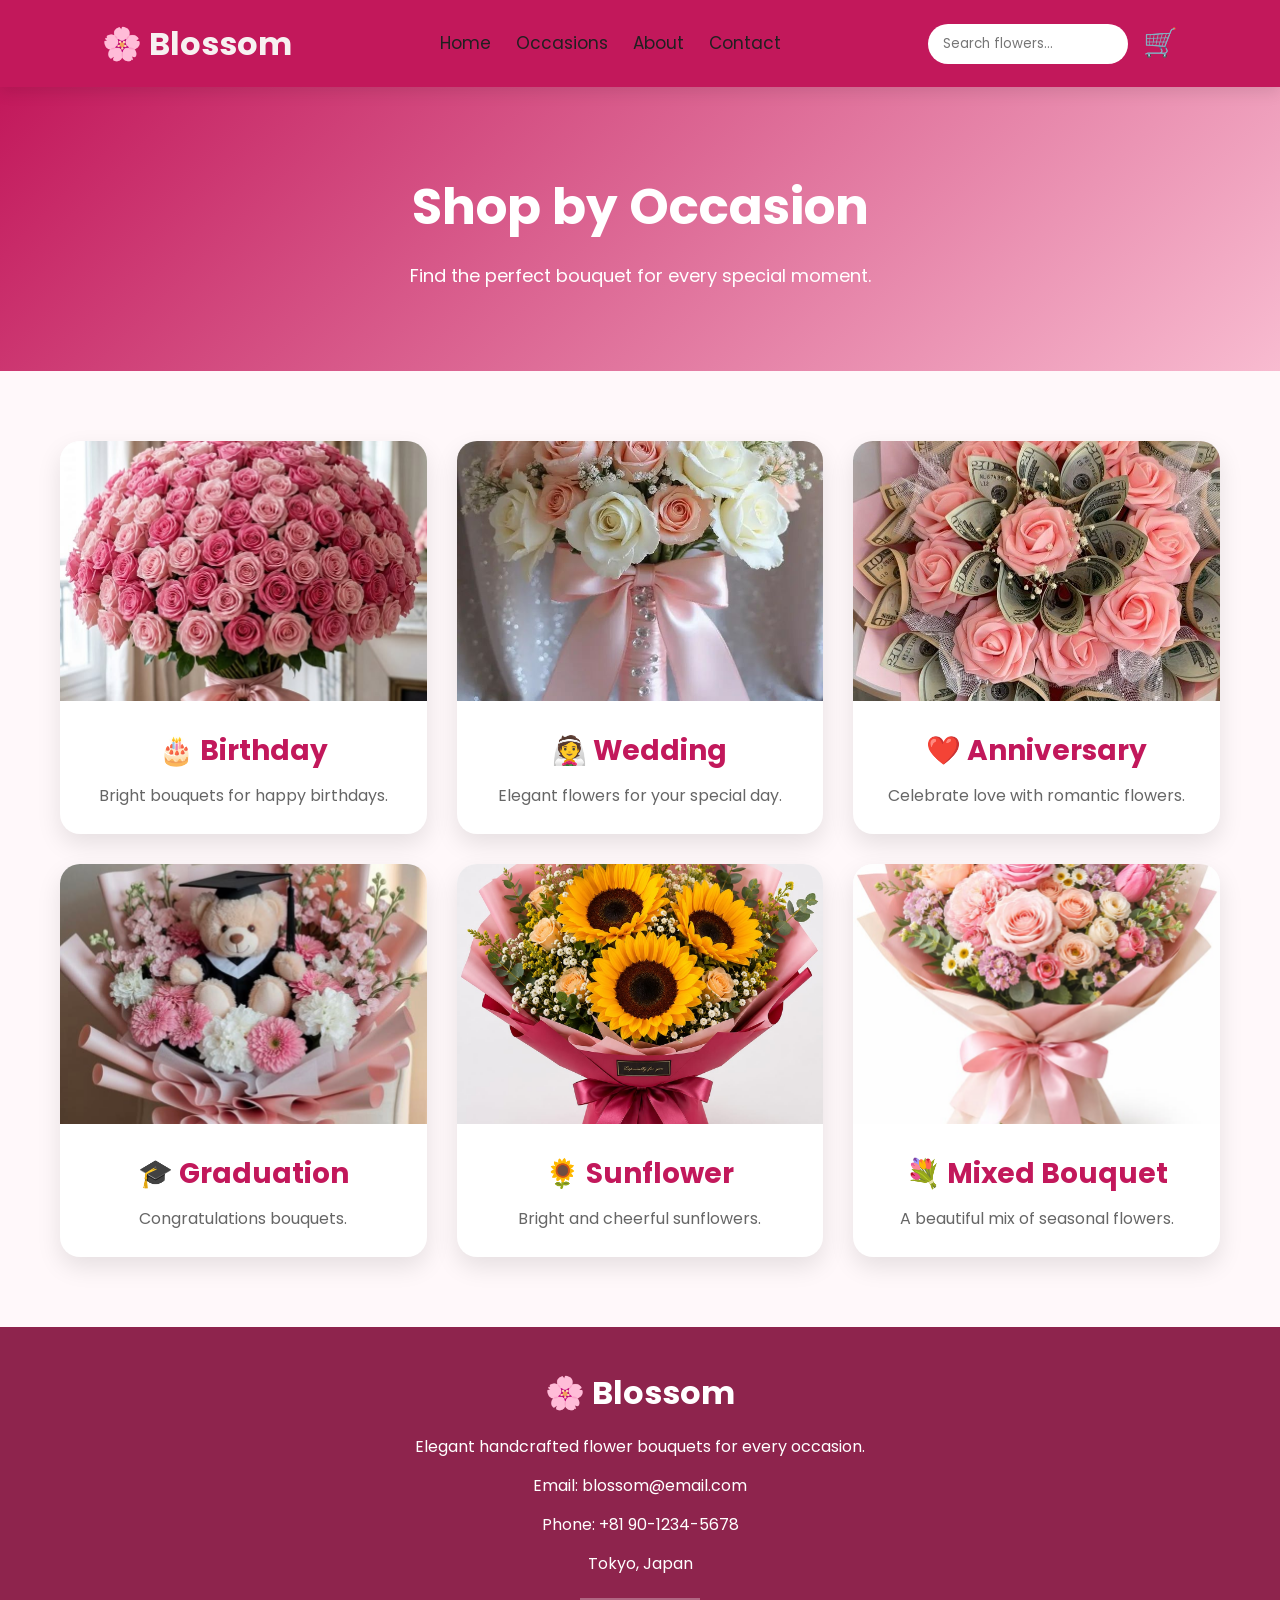
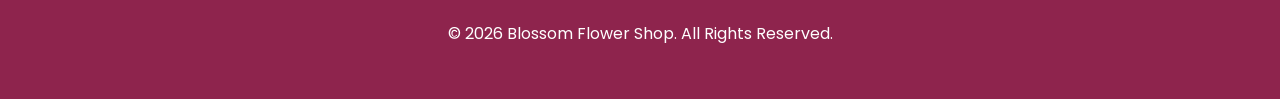
<file: Blossom/occasion.html>
<!DOCTYPE html>
<html lang="en">
<head>
    <meta charset="UTF-8">
    <meta name="viewport" content="width=device-width, initial-scale=1.0">
    <title>Shop by Occasion | Blossom</title>

    <link rel="stylesheet" href="style.css">
</head>

<body>

<!-- Header -->

<header>

    <div class="logo">
        <h2>🌸 Blossom</h2>
    </div>

    <nav>
        <a href="index.html">Home</a>
        <a href="occasion.html">Occasions</a>
        <a href="about.html">About</a>
        <a href="contact.html">Contact</a>
    </nav>

    <div class="header-right">
        <input type="text" placeholder="Search flowers...">
        <span class="cart">🛒</span>
    </div>

</header>

<!-- Banner -->

<section class="occasion-banner">

    <h1>Shop by Occasion</h1>

    <p>
        Find the perfect bouquet for every special moment.
    </p>

</section>

<!-- Categories -->

<section class="occasion-page">

    <div class="occasion-grid">

        <a href="birthday.html" class="occasion-card">
            <img src="images/birthday.jpg" alt="Birthday">
            <h3>🎂 Birthday</h3>
            <p>Bright bouquets for happy birthdays.</p>
        </a>

        <a href="wedding.html" class="occasion-card">
            <img src="images/wedding.jpg" alt="Wedding">
            <h3>👰 Wedding</h3>
            <p>Elegant flowers for your special day.</p>
        </a>

        <a href="anniversary.html" class="occasion-card">
            <img src="images/anniversary.jpg" alt="Anniversary">
            <h3>❤️ Anniversary</h3>
            <p>Celebrate love with romantic flowers.</p>
        </a>

        <a href="graduation.html" class="occasion-card">
            <img src="images/graduation.jpg" alt="Graduation">
            <h3>🎓 Graduation</h3>
            <p>Congratulations bouquets.</p>
        </a>

        <a href="sunflower.html" class="occasion-card">
            <img src="images/sunflower.jpg" alt="Sunflower">
            <h3>🌻 Sunflower</h3>
            <p>Bright and cheerful sunflowers.</p>
        </a>

        <a href="mixed.html" class="occasion-card">
            <img src="images/mixed-bouquet.jpg" alt="Mixed Bouquet">
            <h3>💐 Mixed Bouquet</h3>
            <p>A beautiful mix of seasonal flowers.</p>
        </a>

    </div>

</section>

<!-- Footer -->

<footer>

    <div class="footer-content">

        <h2>🌸 Blossom</h2>

        <p>Elegant handcrafted flower bouquets for every occasion.</p>

        <p>Email: blossom@email.com</p>

        <p>Phone: +81 90-1234-5678</p>

        <p>Tokyo, Japan</p>

        <hr>

        <p>© 2026 Blossom Flower Shop. All Rights Reserved.</p>

    </div>

</footer>

</body>
</html>
</file>
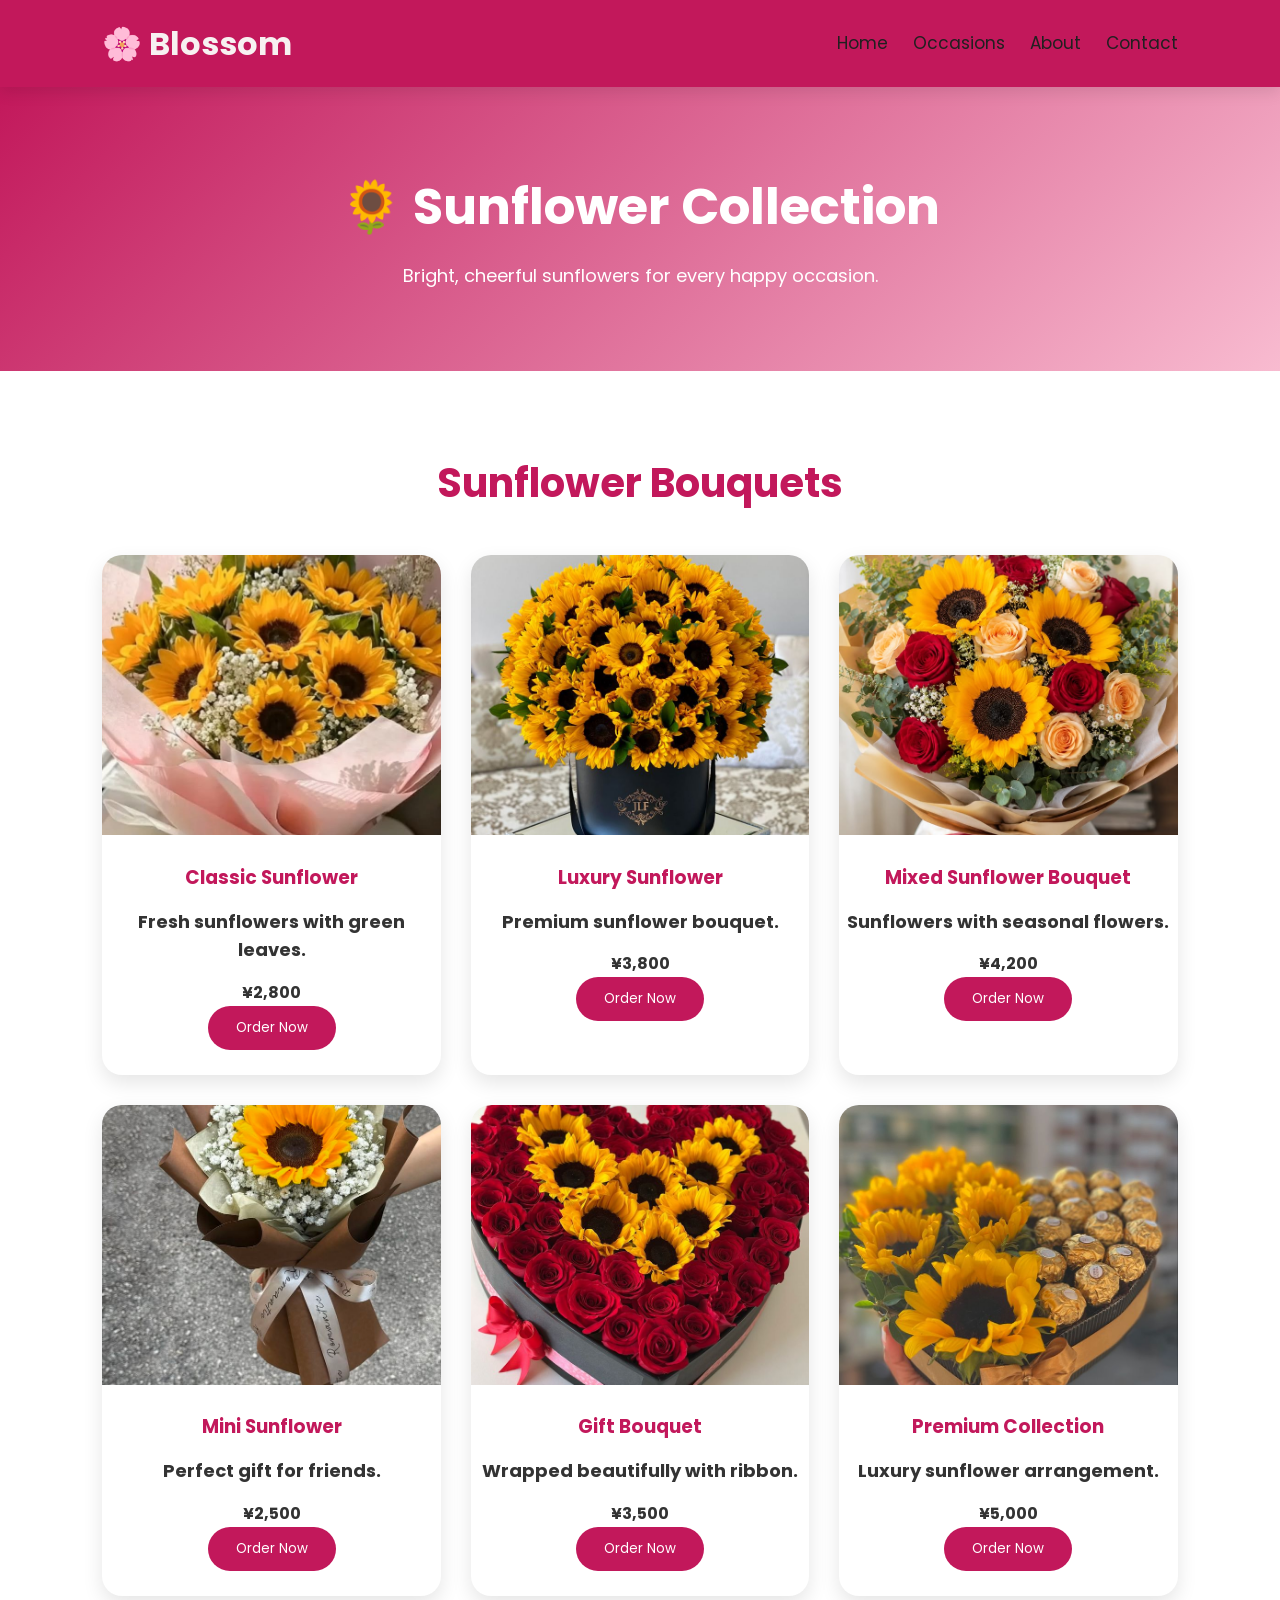
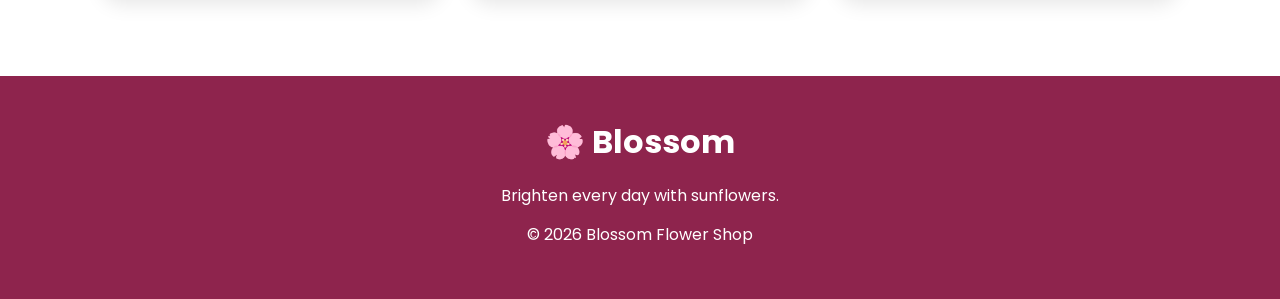
<file: Blossom/sunflower.html>
<!DOCTYPE html>
<html lang="en">

<head>
    <meta charset="UTF-8">
    <meta name="viewport" content="width=device-width, initial-scale=1.0">
    <title>Sunflower Collection | Blossom</title>

    <link rel="stylesheet" href="style.css">
</head>

<body>

<header>

    <div class="logo">
        <h2>🌸 Blossom</h2>
    </div>

    <nav>
        <a href="index.html">Home</a>
        <a href="occasion.html">Occasions</a>
        <a href="about.html">About</a>
        <a href="contact.html">Contact</a>
    </nav>

</header>

<section class="occasion-banner">

    <h1>🌻 Sunflower Collection</h1>

    <p>Bright, cheerful sunflowers for every happy occasion.</p>

</section>

<section class="flowers">

<h2>Sunflower Bouquets</h2>

<div class="cards">

<div class="card">
<img src="images/sunflower1.jpg" alt="Classic Sunflower">
<h3>Classic Sunflower</h3>
<p>Fresh sunflowers with green leaves.</p>
<h4>¥2,800</h4>
<button>Order Now</button>
</div>

<div class="card">
<img src="images/sunflower2.jpg" alt="Luxury Sunflower">
<h3>Luxury Sunflower</h3>
<p>Premium sunflower bouquet.</p>
<h4>¥3,800</h4>
<button>Order Now</button>
</div>

<div class="card">
<img src="images/sunflower3.jpg" alt="Mixed Sunflower">
<h3>Mixed Sunflower Bouquet</h3>
<p>Sunflowers with seasonal flowers.</p>
<h4>¥4,200</h4>
<button>Order Now</button>
</div>

<div class="card">
<img src="images/sunflower4.jpg" alt="Mini Sunflower">
<h3>Mini Sunflower</h3>
<p>Perfect gift for friends.</p>
<h4>¥2,500</h4>
<button>Order Now</button>
</div>

<div class="card">
<img src="images/sunflower5.jpg" alt="Gift Bouquet">
<h3>Gift Bouquet</h3>
<p>Wrapped beautifully with ribbon.</p>
<h4>¥3,500</h4>
<button>Order Now</button>
</div>

<div class="card">
<img src="images/sunflower6.jpg" alt="Premium Collection">
<h3>Premium Collection</h3>
<p>Luxury sunflower arrangement.</p>
<h4>¥5,000</h4>
<button>Order Now</button>
</div>

</div>

</section>

<footer>

<div class="footer-content">

<h2>🌸 Blossom</h2>

<p>Brighten every day with sunflowers.</p>

<p>© 2026 Blossom Flower Shop</p>

</div>

</footer>

</body>
</html>
</file>
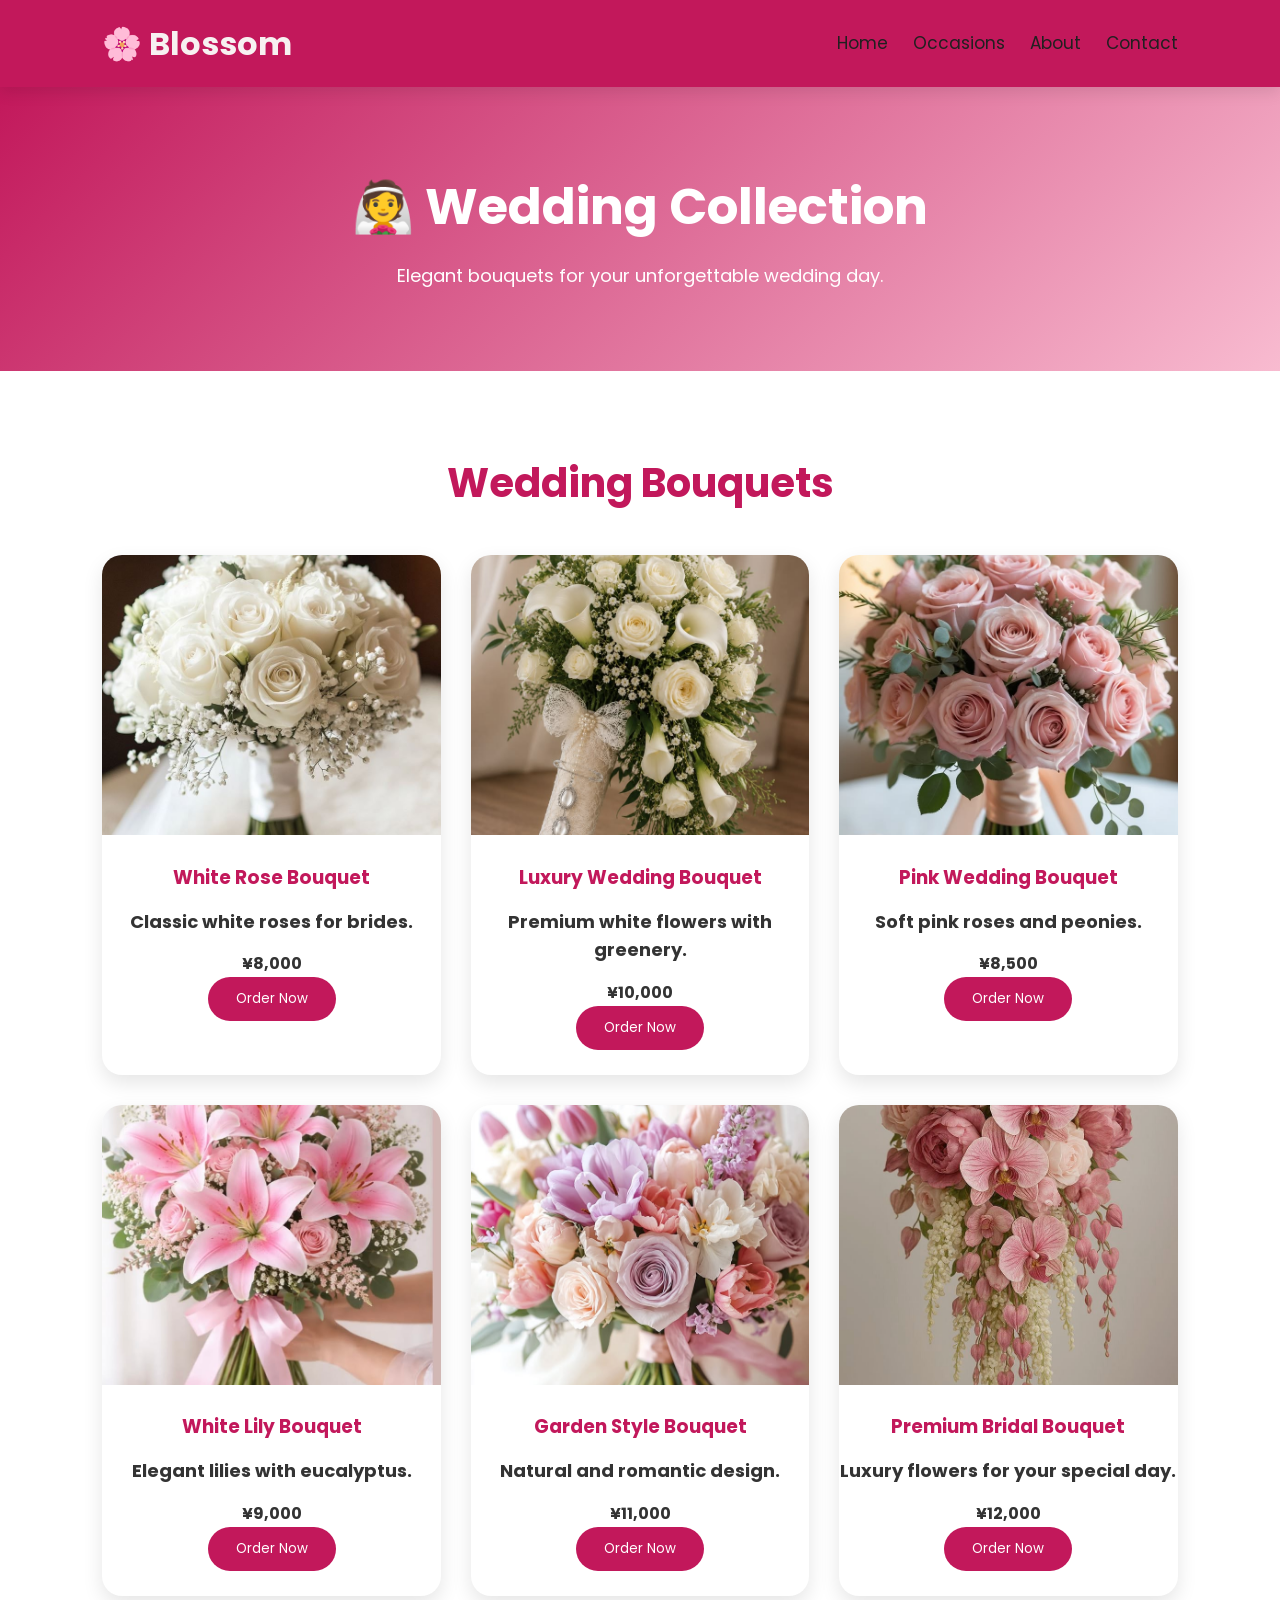
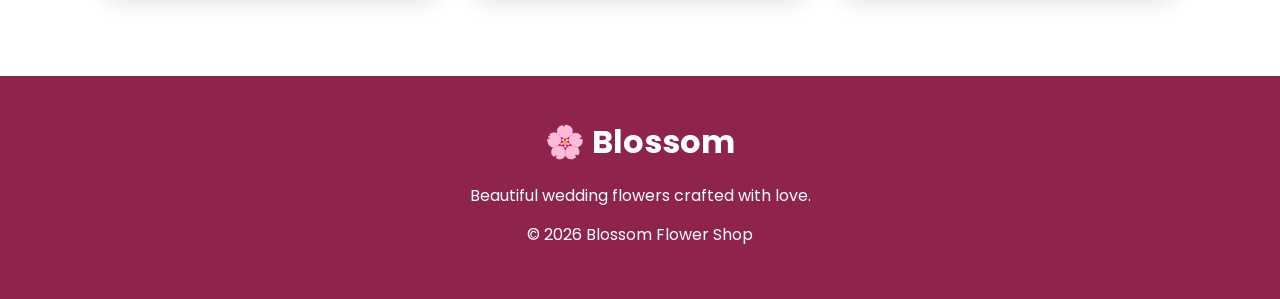
<file: Blossom/wedding.html>
<!DOCTYPE html>
<html lang="en">

<head>
    <meta charset="UTF-8">
    <meta name="viewport" content="width=device-width, initial-scale=1.0">
    <title>Wedding Flowers | Blossom</title>

    <link rel="stylesheet" href="style.css">
</head>

<body>

<header>

    <div class="logo">
        <h2>🌸 Blossom</h2>
    </div>

    <nav>
        <a href="index.html">Home</a>
        <a href="occasion.html">Occasions</a>
        <a href="about.html">About</a>
        <a href="contact.html">Contact</a>
    </nav>

</header>

<section class="occasion-banner">

    <h1>👰 Wedding Collection</h1>

    <p>Elegant bouquets for your unforgettable wedding day.</p>

</section>

<section class="flowers">

<h2>Wedding Bouquets</h2>

<div class="cards">

<div class="card">
<img src="images/wedding1.jpg" alt="White Rose Bouquet">
<h3>White Rose Bouquet</h3>
<p>Classic white roses for brides.</p>
<h4>¥8,000</h4>
<button>Order Now</button>
</div>

<div class="card">
<img src="images/wedding2.jpg" alt="Luxury Wedding Bouquet">
<h3>Luxury Wedding Bouquet</h3>
<p>Premium white flowers with greenery.</p>
<h4>¥10,000</h4>
<button>Order Now</button>
</div>

<div class="card">
<img src="images/wedding3.jpg" alt="Pink Wedding Bouquet">
<h3>Pink Wedding Bouquet</h3>
<p>Soft pink roses and peonies.</p>
<h4>¥8,500</h4>
<button>Order Now</button>
</div>

<div class="card">
<img src="images/wedding4.jpg" alt="Lily Wedding Bouquet">
<h3>White Lily Bouquet</h3>
<p>Elegant lilies with eucalyptus.</p>
<h4>¥9,000</h4>
<button>Order Now</button>
</div>

<div class="card">
<img src="images/wedding5.jpg" alt="Garden Bouquet">
<h3>Garden Style Bouquet</h3>
<p>Natural and romantic design.</p>
<h4>¥11,000</h4>
<button>Order Now</button>
</div>

<div class="card">
<img src="images/wedding6.jpg" alt="Premium Bouquet">
<h3>Premium Bridal Bouquet</h3>
<p>Luxury flowers for your special day.</p>
<h4>¥12,000</h4>
<button>Order Now</button>
</div>

</div>

</section>

<footer>

<div class="footer-content">

<h2>🌸 Blossom</h2>

<p>Beautiful wedding flowers crafted with love.</p>

<p>© 2026 Blossom Flower Shop</p>

</div>

</footer>

</body>

</html>
</file>
<file: Blossom/style.css>
/* ==================================
   Blossom Flower Shop
   Part 1
================================== */

/* Google Font */

@import url('https://fonts.googleapis.com/css2?family=Poppins:wght@300;400;500;600;700&display=swap');

/* Reset */

*{
    margin:0;
    padding:0;
    box-sizing:border-box;
    font-family:'Poppins',sans-serif;
}

body{
    background:#FFF8FA;
    color:#333;
    line-height:1.6;
}

html{
    scroll-behavior:smooth;
}

/* Header */

header{
    background:#C2185B;
    display:flex;
    justify-content:space-between;
    align-items:center;
    padding:18px 8%;
    position:sticky;
    top:0;
    z-index:1000;
    box-shadow:0 5px 15px rgba(0,0,0,.1);
}

.logo h2{
    color:rgb(247, 241, 241);
    font-size:32px;
}

nav{
    display:flex;
    gap:25px;
}

nav a{
    color:rgb(32, 32, 32);
    text-decoration:none;
    font-size:17px;
    transition:.3s;
}

nav a:hover{
    color:#FFD6E5;
}

.header-right{
    display:flex;
    align-items:center;
    gap:15px;
}

.header-right input{
    padding:10px 15px;
    border:none;
    border-radius:25px;
    width:200px;
}

.cart{
    color:rgb(56, 49, 49);
    font-size:28px;
    cursor:pointer;
}

/* Hero */

.hero{
    position:relative;
    height:90vh;
    overflow:hidden;
}

.slide{
    display:none;
    width:100%;
    height:100%;
}

.slide.active{
    display:block;
}

.slide img{
    width:100%;
    height:100%;
    object-fit:cover;
}

.hero-text{
    position:absolute;
    top:50%;
    left:15%;
    transform:translateY(-50%);
    color:rgb(143, 6, 6);
    max-width:500px;
}

.hero-text h1{
    font-size:60px;
    margin-bottom:20px;
}

.hero-text p{
    font-size:18px;
    margin-bottom:30px;
}

/* Buttons */

.btn1,
.btn2{
    display:inline-block;
    padding:14px 32px;
    border-radius:30px;
    text-decoration:none;
    transition:.3s;
    margin-right:10px;
}

.btn1{
    background:#C2185B;
    color:white;
}

.btn2{
    background:white;
    color:#C2185B;
}

.btn1:hover{
    background:#880E4F;
}

.btn2:hover{
    background:#F8D7E6;
}

/* Section */

section{
    padding:80px 8%;
}

section h2{
    text-align:center;
    color:#C2185B;
    font-size:40px;
    margin-bottom:40px;
}
/* ==================================
   Part 2
   Occasion, Bouquets & About
================================== */

/* Shop by Occasion */

.occasion{
    background:#FFF8FA;
}

.occasion-box{
    display:grid;
    grid-template-columns:repeat(auto-fit,minmax(180px,1fr));
    gap:25px;
}

.item{
    background:white;
    border-radius:20px;
    overflow:hidden;
    text-align:center;
    box-shadow:0 5px 15px rgba(0,0,0,.1);
    transition:.3s;
}

.item:hover{
    transform:translateY(-8px);
}

.item img{
    width:100%;
    height:180px;
    object-fit:cover;
}

.item h3{
    padding:18px;
    color:#C2185B;
}

/* Popular Bouquets */

.flowers{
    background:white;
}

.cards{
    display:grid;
    grid-template-columns:repeat(auto-fit,minmax(260px,1fr));
    gap:30px;
}

.card{
    background:white;
    border-radius:20px;
    overflow:hidden;
    box-shadow:0 8px 20px rgba(0,0,0,.1);
    text-align:center;
    transition:.3s;
}

.card:hover{
    transform:translateY(-10px);
}

.card img{
    width:100%;
    height:280px;
    object-fit:cover;
}

.card h3{
    margin-top:20px;
    color:#C2185B;
}

.card p{
    margin:15px 0;
    font-size:18px;
    font-weight:bold;
}

.card button{
    background:#C2185B;
    color:white;
    border:none;
    padding:12px 28px;
    border-radius:30px;
    margin-bottom:25px;
    cursor:pointer;
    transition:.3s;
}

.card button:hover{
    background:#880E4F;
}

/* About Section */

.about{
    display:flex;
    justify-content:space-between;
    align-items:center;
    gap:60px;
    flex-wrap:wrap;
    background:#FFF5F8;
}

.about-image{
    flex:1;
}

.about-image img{
    width:100%;
    max-width:520px;
    border-radius:20px;
    box-shadow:0 10px 25px rgba(0,0,0,.15);
}

.about-text{
    flex:1;
}

.about-text h2{
    color:#C2185B;
    font-size:42px;
    margin-bottom:20px;
}

.about-text p{
    color:#555;
    line-height:1.8;
    margin-bottom:20px;
}
/* ==================================
   Part 3
   Reviews, Newsletter,
   About Page & Contact Page
================================== */

/* Customer Reviews */

.reviews{
    background:#FFF8FA;
    text-align:center;
}

.review-container{
    display:grid;
    grid-template-columns:repeat(auto-fit,minmax(280px,1fr));
    gap:30px;
}

.review-card{
    background:white;
    padding:30px;
    border-radius:20px;
    box-shadow:0 8px 20px rgba(0,0,0,.08);
    transition:.3s;
}

.review-card:hover{
    transform:translateY(-8px);
}

.review-card h3{
    color:#FFD700;
    margin-bottom:15px;
}

.review-card p{
    color:#555;
    line-height:1.7;
    margin-bottom:15px;
}

.review-card h4{
    color:#C2185B;
}

/* Newsletter */

.newsletter{
    background:#FCE4EC;
    text-align:center;
}

.newsletter p{
    margin-bottom:25px;
    color:#555;
}

.newsletter form{
    display:flex;
    justify-content:center;
    flex-wrap:wrap;
    gap:15px;
}

.newsletter input{
    width:320px;
    padding:15px;
    border:none;
    border-radius:30px;
    outline:none;
}

.newsletter button{
    background:#C2185B;
    color:white;
    border:none;
    padding:15px 30px;
    border-radius:30px;
    cursor:pointer;
}

.newsletter button:hover{
    background:#880E4F;
}

/* About Page */

.page-banner{
    position:relative;
    height:550px;
    overflow:hidden;
}

.page-banner img{
    width:100%;
    height:100%;
    object-fit:cover;
    filter:brightness(70%);
}

.banner-text{
    position:absolute;
    top:50%;
    left:50%;
    transform:translate(-50%,-50%);
    text-align:center;
    color:white;
}

.banner-text h1{
    font-size:60px;
}

.about-story{
    display:flex;
    justify-content:space-between;
    align-items:center;
    gap:50px;
    flex-wrap:wrap;
}

.story-image,
.story-text{
    flex:1;
}

.story-image img{
    width:100%;
    border-radius:20px;
}

.story-text h2{
    color:#C2185B;
    margin-bottom:20px;
}

.story-text p{
    color:#555;
    line-height:1.8;
    margin-bottom:20px;
}

/* Why Choose Us */

.why{
    text-align:center;
    background:#FFF8FA;
}

.why-box{
    display:grid;
    grid-template-columns:repeat(auto-fit,minmax(250px,1fr));
    gap:30px;
}

.why-card{
    background:white;
    padding:30px;
    border-radius:20px;
    box-shadow:0 8px 20px rgba(0,0,0,.08);
}

.why-card:hover{
    transform:translateY(-8px);
}

.why-card h3{
    color:#C2185B;
    margin:15px 0;
}

/* Team */

.team{
    text-align:center;
}

.team-box{
    display:grid;
    grid-template-columns:repeat(auto-fit,minmax(250px,1fr));
    gap:30px;
}

.member{
    background:white;
    border-radius:20px;
    overflow:hidden;
    box-shadow:0 8px 20px rgba(0,0,0,.08);
}

.member img{
    width:100%;
    height:300px;
    object-fit:cover;
}

.member h3{
    margin:15px 0 10px;
    color:#C2185B;
}

.member p{
    margin-bottom:20px;
}

/* Contact Page */

.contact-banner{
    background:#FCE4EC;
    text-align:center;
    padding:100px 20px;
}

.contact-title h1{
    font-size:55px;
    color:#C2185B;
}

.contact-title p{
    color:#666;
    margin-top:15px;
}

.contact-info{
    display:grid;
    grid-template-columns:repeat(auto-fit,minmax(220px,1fr));
    gap:25px;
}

.info-card{
    background:white;
    padding:30px;
    text-align:center;
    border-radius:20px;
    box-shadow:0 8px 20px rgba(0,0,0,.08);
}

.info-card h3{
    color:#C2185B;
    margin-bottom:15px;
}

.contact-form{
    display:flex;
    gap:50px;
    flex-wrap:wrap;
}

.form-left,
.form-right{
    flex:1;
}

.form-left img{
    width:100%;
    border-radius:20px;
}

.form-right form{
    display:flex;
    flex-direction:column;
    gap:15px;
}

.form-right input,
.form-right textarea{
    padding:15px;
    border:1px solid #ddd;
    border-radius:10px;
    outline:none;
}

.form-right textarea{
    height:150px;
}

.form-right button{
    background:#C2185B;
    color:white;
    border:none;
    padding:15px;
    border-radius:30px;
    cursor:pointer;
}

.form-right button:hover{
    background:#880E4F;
}
/* ==================================
   Part 4
   Footer, Animation & Responsive
================================== */

/* Footer */

footer{
    background:#8E244D;
    color:white;
    text-align:center;
    padding:40px 20px;
}

.footer-content h2{
    font-size:32px;
    margin-bottom:15px;
}

.footer-content p{
    margin:10px 0;
    line-height:1.8;
}

footer hr{
    width:120px;
    margin:20px auto;
    border:1px solid rgba(255,255,255,.3);
}

/* Hover Animation */

.card,
.item,
.review-card,
.member,
.info-card,
.why-card{
    transition:all .3s ease;
}

.card:hover,
.item:hover,
.review-card:hover,
.member:hover,
.info-card:hover,
.why-card:hover{
    transform:translateY(-8px);
}

/* Buttons */

.btn1,
.btn2,
button{
    transition:.3s;
}

button:hover,
.btn1:hover{
    transform:scale(1.05);
}

.btn2:hover{
    background:#F8D7E6;
}

/* Smooth Scroll */

html{
    scroll-behavior:smooth;
}

/* Responsive */

@media(max-width:992px){

header{
    flex-direction:column;
    gap:20px;
    padding:20px;
}

nav{
    display:flex;
    flex-wrap:wrap;
    justify-content:center;
}

.hero-text h1{
    font-size:40px;
}

.hero-text p{
    font-size:18px;
}

.about,
.about-story,
.contact-form{
    flex-direction:column;
}

.story-image img,
.about-image img,
.form-left img{
    max-width:100%;
}

.header-right{
    width:100%;
    justify-content:center;
}

.header-right input{
    width:250px;
}

}

@media(max-width:768px){

.hero{
    position:relative;
    width:100%;
    height:550px;
    overflow:hidden;
}
.slide{
    position: absolute;
    width: 100%;
    height: 100%;
    display: none;
}

.slide.active{
    display: block;
}

.slide img{
    width:100%;
    height:550px;
    object-fit:cover;
}

.hero-text{
    width:90%;
    padding:20px;
}

.hero-text h1{
    font-size:32px;
}

.hero-text p{
    font-size:16px;
}

.btn1,
.btn2{
    display:block;
    width:100%;
    margin:10px auto;
    text-align:center;
}

.flowers,
.occasion,
.about,
.reviews,
.newsletter,
.contact,
.team,
.why{
    padding:50px 20px;
}

.cards,
.occasion-box,
.review-container,
.team-box,
.why-box,
.contact-info{
    grid-template-columns:1fr;
}

.newsletter form{
    flex-direction:column;
}

.newsletter input,
.newsletter button{
    width:100%;
}

}

@media(max-width:480px){

.logo h2{
    font-size:26px;
}

nav a{
    font-size:15px;
    margin:8px;
}

.hero-text h1{
    font-size:28px;
}

.hero-text p{
    font-size:15px;
}

.section-title,
.flowers h2,
.occasion h2,
.reviews h2,
.team h2,
.why h2,
.contact-title h1{
    font-size:30px;
}

.footer-content h2{
    font-size:24px;
}

}
.slide{
    display:none;
}

.slide.active{
    display:block;
}
/* ===========================
   OCCASION PAGE
=========================== */

.occasion-banner{
    background: linear-gradient(135deg,#C2185B,#F8BBD0);
    color:white;
    text-align:center;
    padding:80px 20px;
}

.occasion-banner h1{
    font-size:50px;
    margin-bottom:15px;
}

.occasion-banner p{
    font-size:18px;
}

.occasion-page{
    padding:70px 60px;
    background:#FFF8FA;
}

.occasion-grid{
    display:grid;
    grid-template-columns:repeat(auto-fit,minmax(280px,1fr));
    gap:30px;
}

.occasion-card{
    background:white;
    border-radius:20px;
    overflow:hidden;
    text-decoration:none;
    color:#333;
    box-shadow:0 10px 25px rgba(0,0,0,0.1);
    transition:0.3s;
}

.occasion-card:hover{
    transform:translateY(-10px);
    box-shadow:0 15px 35px rgba(0,0,0,0.2);
}

.occasion-card img{
    width:100%;
    height:260px;
    object-fit:cover;
}

.occasion-card h3{
    text-align:center;
    color:#C2185B;
    margin:20px 0 10px;
    font-size:28px;
}

.occasion-card p{
    text-align:center;
    color:#666;
    padding:0 20px 25px;
    line-height:1.6;
}
</file>
